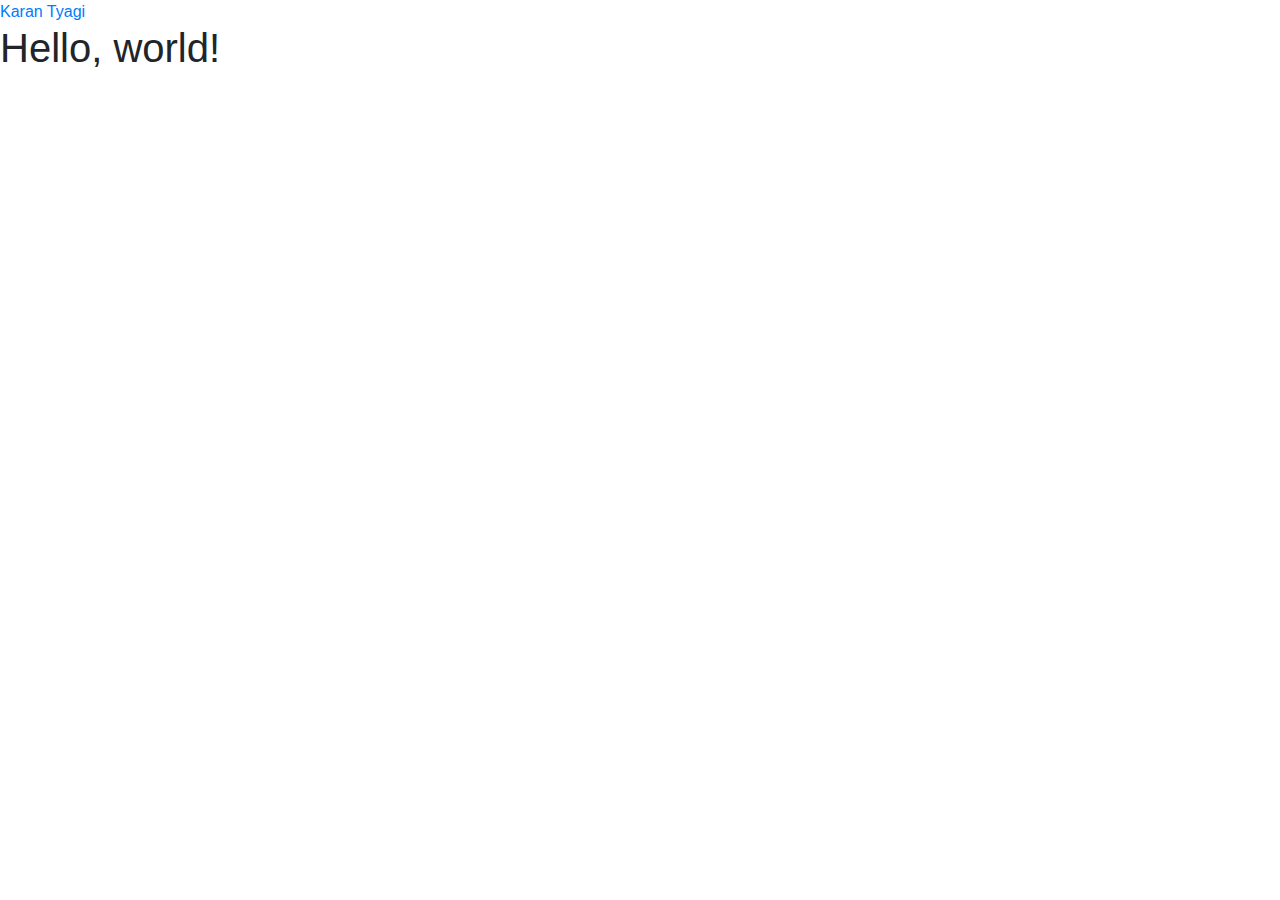
<file: test-options/myShuffleGrid/index.html>
<!DOCTYPE html>
<html lang="en">
<head>
	    <!-- Required meta tags -->
    <meta charset="utf-8">
    <meta name="viewport" content="width=device-width, initial-scale=1, shrink-to-fit=no">

    <!-- Bootstrap CSS -->
    <link rel="stylesheet" href="https://maxcdn.bootstrapcdn.com/bootstrap/4.0.0/css/bootstrap.min.css" integrity="sha384-Gn5384xqQ1aoWXA+058RXPxPg6fy4IWvTNh0E263XmFcJlSAwiGgFAW/dAiS6JXm" crossorigin="anonymous">

    <title>Project Protfolio</title>
</head>
<body>
	<header>
		<nav class="pageTitle">
			<a href="https://karantyagi.github.io/" target="_blank">Karan Tyagi</a>
		</nav>
	</header>


	<h1>Hello, world!</h1>

    <!-- Optional JavaScript -->
    <!-- jQuery first, then Popper.js, then Bootstrap JS -->
    <script src="https://code.jquery.com/jquery-3.2.1.slim.min.js" integrity="sha384-KJ3o2DKtIkvYIK3UENzmM7KCkRr/rE9/Qpg6aAZGJwFDMVNA/GpGFF93hXpG5KkN" crossorigin="anonymous"></script>
    <script src="https://cdnjs.cloudflare.com/ajax/libs/popper.js/1.12.9/umd/popper.min.js" integrity="sha384-ApNbgh9B+Y1QKtv3Rn7W3mgPxhU9K/ScQsAP7hUibX39j7fakFPskvXusvfa0b4Q" crossorigin="anonymous"></script>
    <script src="https://maxcdn.bootstrapcdn.com/bootstrap/4.0.0/js/bootstrap.min.js" integrity="sha384-JZR6Spejh4U02d8jOt6vLEHfe/JQGiRRSQQxSfFWpi1MquVdAyjUar5+76PVCmYl" crossorigin="anonymous"></script>
</body>
</html>
</file>
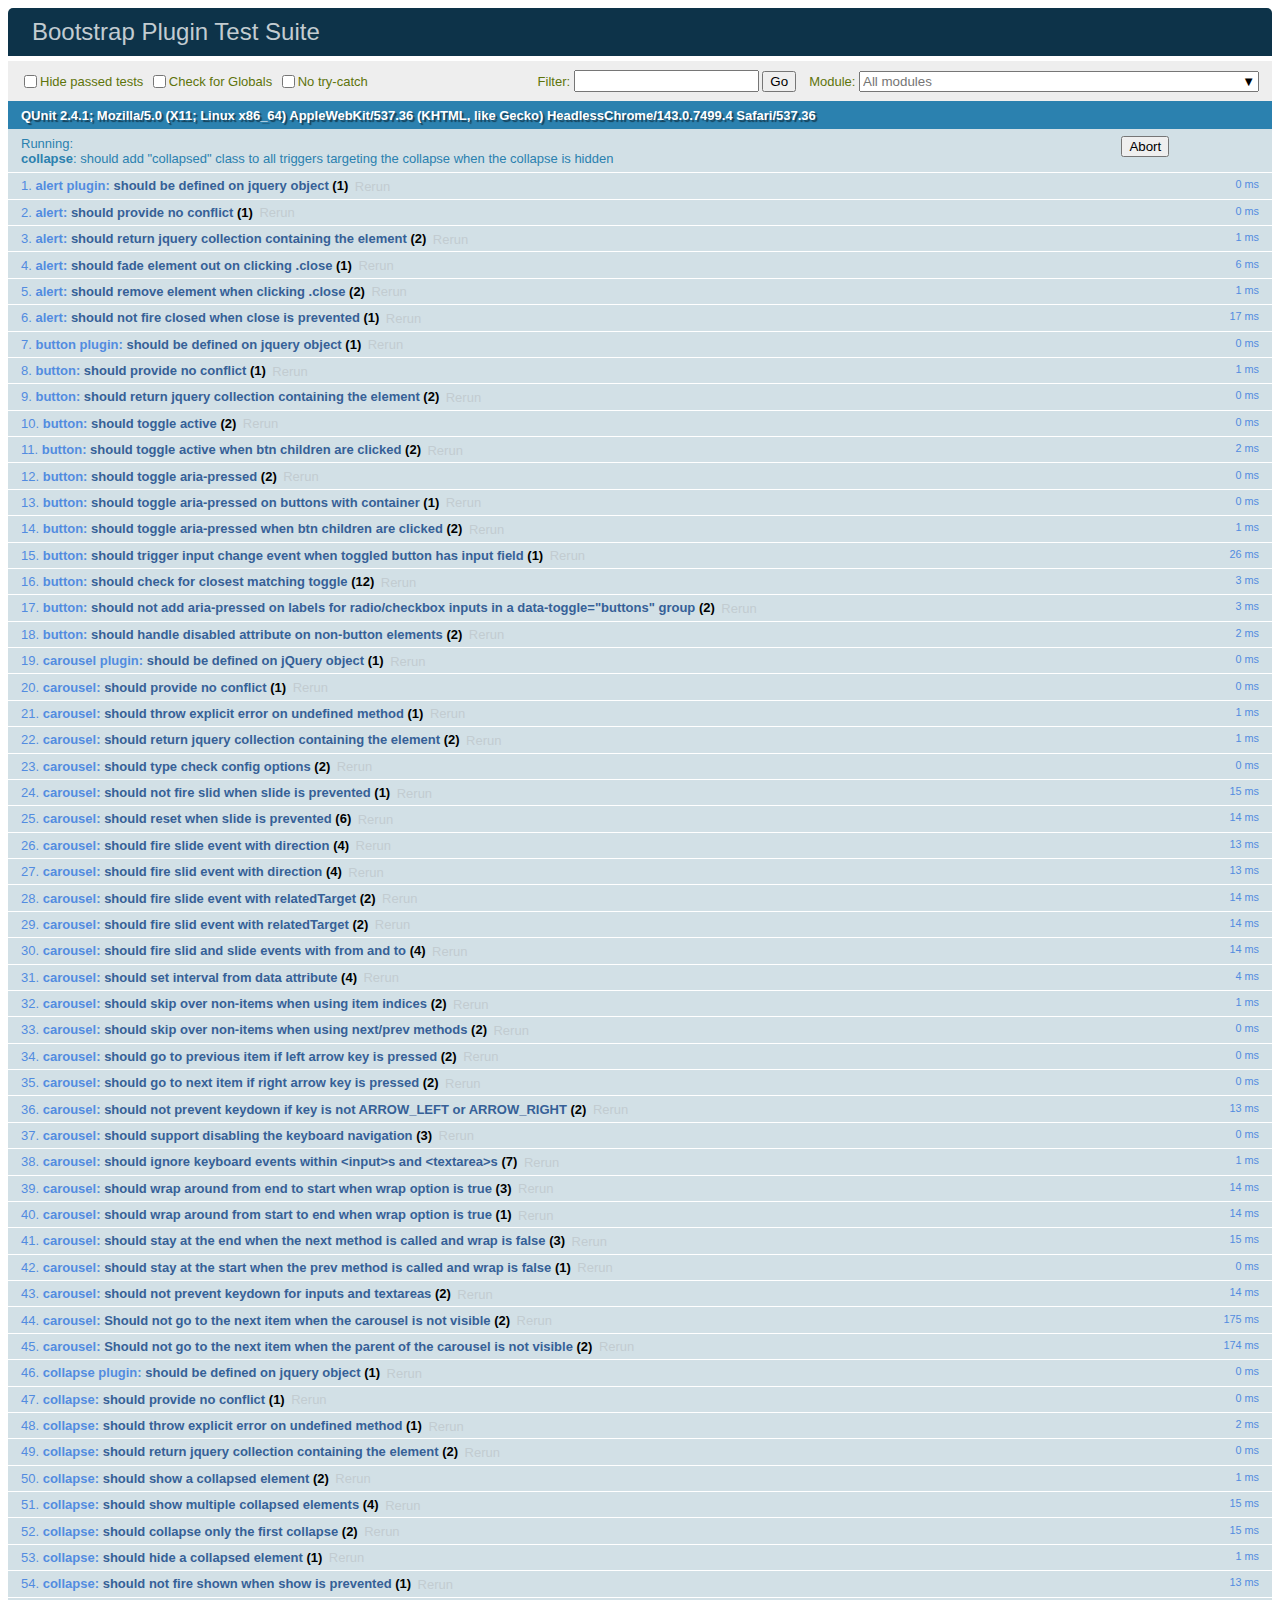
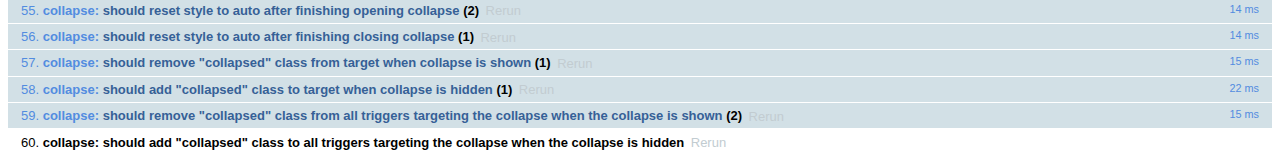
<file: test-options/bootstrap-examples/bootstrap-4.0.0/js/tests/index.html>
<!doctype html>
<html lang="en">
  <head>
    <meta charset="utf-8">
    <meta name="viewport" content="width=device-width, initial-scale=1, shrink-to-fit=no">
    <title>Bootstrap Plugin Test Suite</title>

    <!-- jQuery -->
    <script>
      (function () {
        var path = '../../assets/js/vendor/jquery-slim.min.js'
        // get jquery param from the query string.
        var jQueryVersion = location.search.match(/[?&]jquery=(.*?)(?=&|$)/)

        // If a version was specified, use that version from our vendor folder
        if (jQueryVersion) {
          path = 'vendor/jquery-' + jQueryVersion[1] + '.min.js'
        }
        document.write('<script src="' + path + '"><\/script>')
      }())
    </script>
    <script src="../../assets/js/vendor/popper.min.js"></script>

    <!-- QUnit -->
    <link rel="stylesheet" href="vendor/qunit.css" media="screen">
    <script src="vendor/qunit.js"></script>

    <script>
      // Disable jQuery event aliases to ensure we don't accidentally use any of them
      [
        'blur',
        'focus',
        'focusin',
        'focusout',
        'resize',
        'scroll',
        'click',
        'dblclick',
        'mousedown',
        'mouseup',
        'mousemove',
        'mouseover',
        'mouseout',
        'mouseenter',
        'mouseleave',
        'change',
        'select',
        'submit',
        'keydown',
        'keypress',
        'keyup',
        'contextmenu'
      ].forEach(function(eventAlias) {
        $.fn[eventAlias] = function() {
          throw new Error('Using the ".' + eventAlias + '()" method is not allowed, so that Bootstrap can be compatible with custom jQuery builds which exclude the "event aliases" module that defines said method. See https://github.com/twbs/bootstrap/blob/master/CONTRIBUTING.md#js')
        }
      })

      // Require assert.expect in each test
      QUnit.config.requireExpects = true

      // See https://github.com/axemclion/grunt-saucelabs#test-result-details-with-qunit
      var log = []
      var testName

      QUnit.done(function(testResults) {
        var tests = []
        for (var i = 0; i < log.length; i++) {
          var details = log[i]
          tests.push({
            name: details.name,
            result: details.result,
            expected: details.expected,
            actual: details.actual,
            source: details.source
          })
        }
        testResults.tests = tests

        window.global_test_results = testResults
      })

      QUnit.testStart(function(testDetails) {
        QUnit.log(function(details) {
          if (!details.result) {
            details.name = testDetails.name
            log.push(details)
          }
        })
      })

      // Display fixture on-screen on iOS to avoid false positives
      // See https://github.com/twbs/bootstrap/pull/15955
      if (/iPhone|iPad|iPod/.test(navigator.userAgent)) {
        QUnit.begin(function() {
          $('#qunit-fixture').css({ top: 0, left: 0 })
        })

        QUnit.done(function() {
          $('#qunit-fixture').css({ top: '', left: '' })
        })
      }
    </script>

    <!-- Transpiled Plugins -->
    <script src="../dist/util.js"></script>
    <script src="../dist/alert.js"></script>
    <script src="../dist/button.js"></script>
    <script src="../dist/carousel.js"></script>
    <script src="../dist/collapse.js"></script>
    <script src="../dist/dropdown.js"></script>
    <script src="../dist/modal.js"></script>
    <script src="../dist/scrollspy.js"></script>
    <script src="../dist/tab.js"></script>
    <script src="../dist/tooltip.js"></script>
    <script src="../dist/popover.js"></script>

    <!-- Unit Tests -->
    <script src="unit/alert.js"></script>
    <script src="unit/button.js"></script>
    <script src="unit/carousel.js"></script>
    <script src="unit/collapse.js"></script>
    <script src="unit/dropdown.js"></script>
    <script src="unit/modal.js"></script>
    <script src="unit/scrollspy.js"></script>
    <script src="unit/tab.js"></script>
    <script src="unit/tooltip.js"></script>
    <script src="unit/popover.js"></script>
    <script src="unit/util.js"></script>
  </head>
  <body>
    <div id="qunit-container">
      <div id="qunit"></div>
      <div id="qunit-fixture"></div>
    </div>
  </body>
</html>
</file>
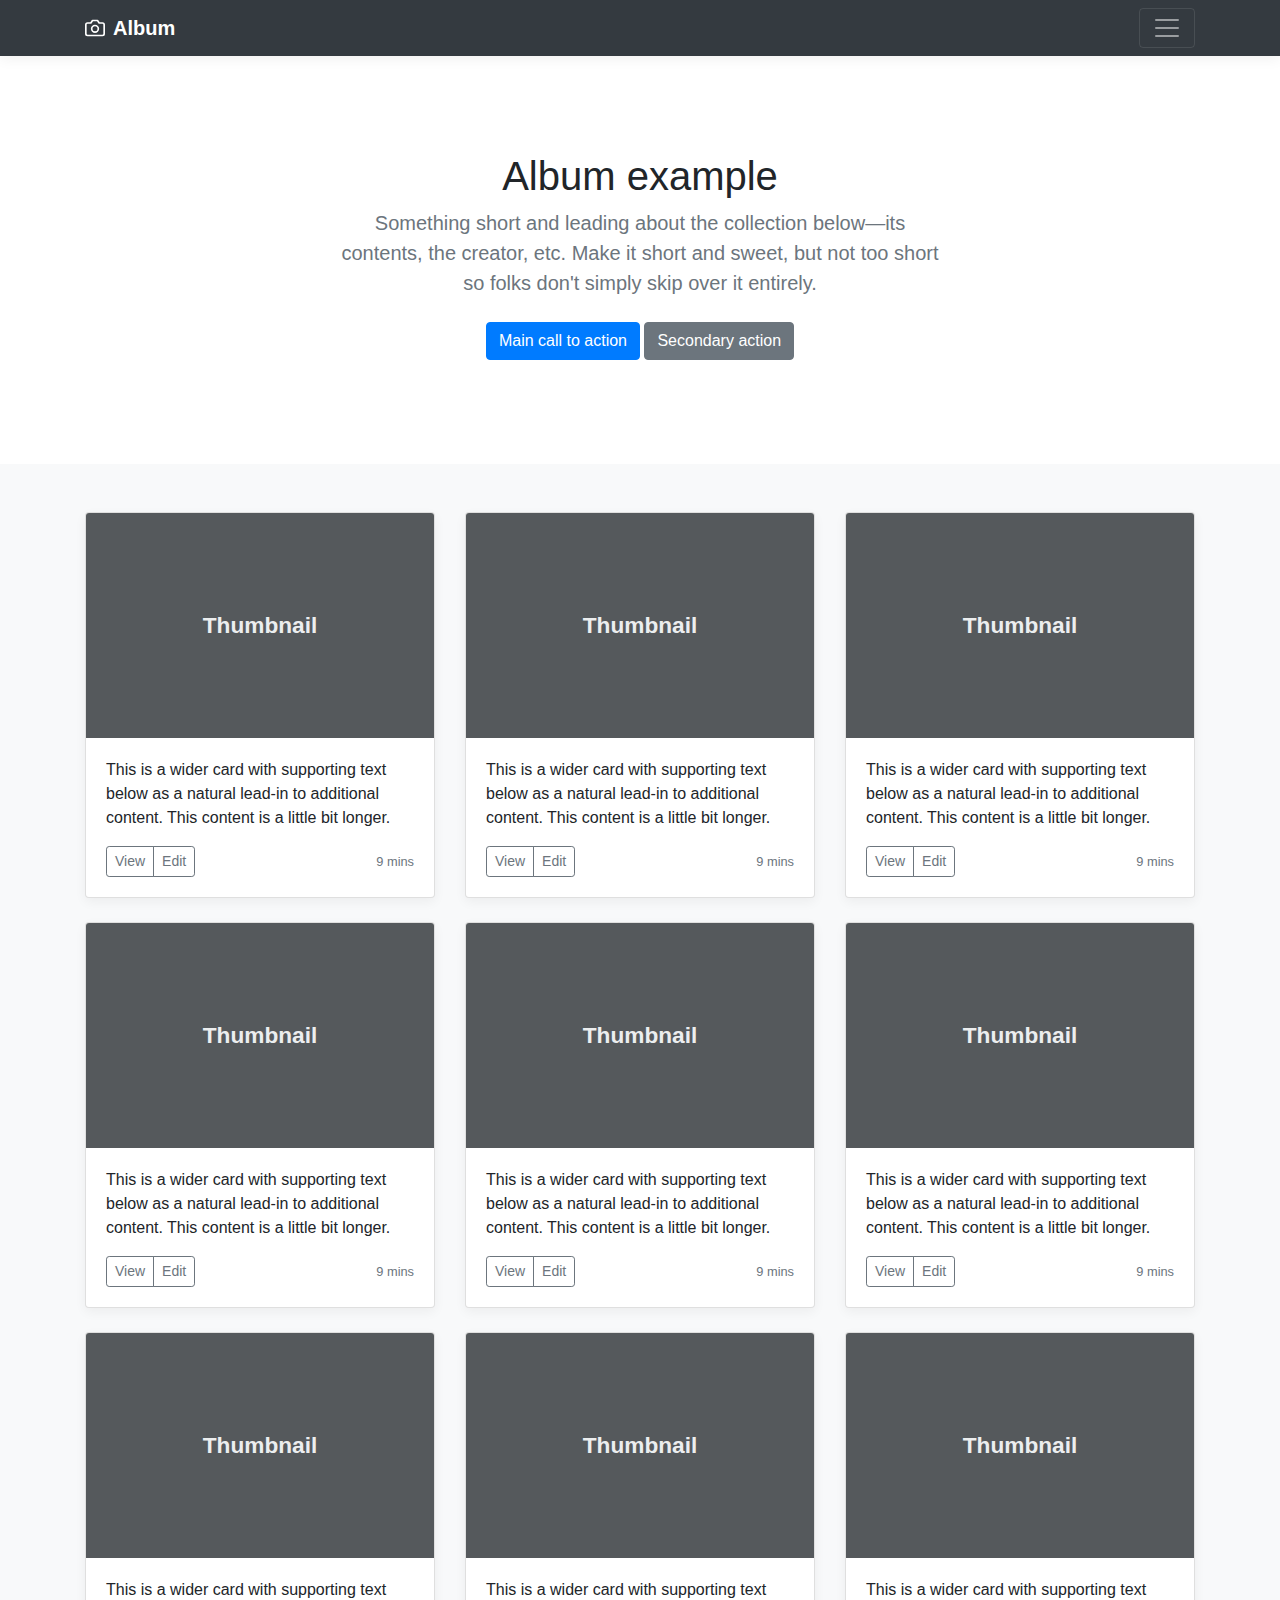
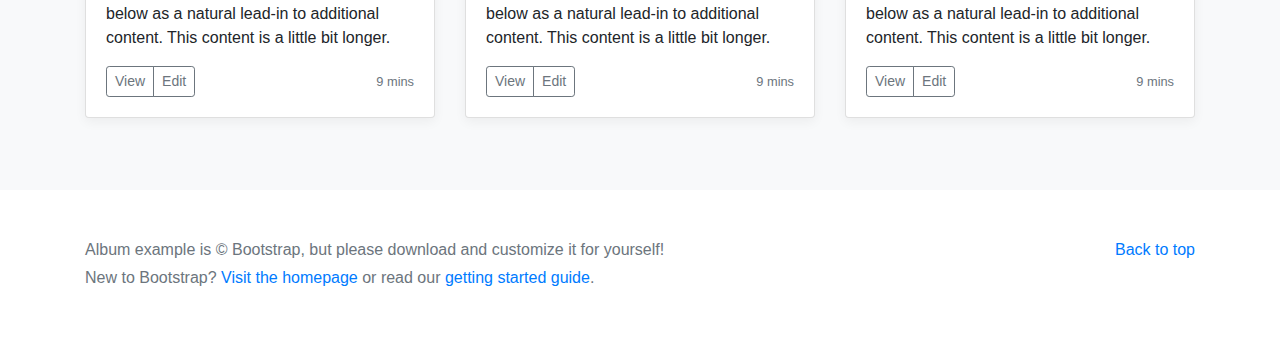
<file: test-options/bootstrap-examples/bootstrap-4.0.0/docs/4.0/examples/album/index.html>
<!doctype html>
<html lang="en">
  <head>
    <meta charset="utf-8">
    <meta name="viewport" content="width=device-width, initial-scale=1, shrink-to-fit=no">
    <meta name="description" content="">
    <meta name="author" content="">
    <link rel="icon" href="../../../../favicon.ico">

    <title>Album example for Bootstrap</title>

    <!-- Bootstrap core CSS -->
    <link href="../../../../dist/css/bootstrap.min.css" rel="stylesheet">

    <!-- Custom styles for this template -->
    <link href="album.css" rel="stylesheet">
  </head>

  <body>

    <header>
      <div class="collapse bg-dark" id="navbarHeader">
        <div class="container">
          <div class="row">
            <div class="col-sm-8 col-md-7 py-4">
              <h4 class="text-white">About</h4>
              <p class="text-muted">Add some information about the album below, the author, or any other background context. Make it a few sentences long so folks can pick up some informative tidbits. Then, link them off to some social networking sites or contact information.</p>
            </div>
            <div class="col-sm-4 offset-md-1 py-4">
              <h4 class="text-white">Contact</h4>
              <ul class="list-unstyled">
                <li><a href="#" class="text-white">Follow on Twitter</a></li>
                <li><a href="#" class="text-white">Like on Facebook</a></li>
                <li><a href="#" class="text-white">Email me</a></li>
              </ul>
            </div>
          </div>
        </div>
      </div>
      <div class="navbar navbar-dark bg-dark box-shadow">
        <div class="container d-flex justify-content-between">
          <a href="#" class="navbar-brand d-flex align-items-center">
            <svg xmlns="http://www.w3.org/2000/svg" width="20" height="20" viewBox="0 0 24 24" fill="none" stroke="currentColor" stroke-width="2" stroke-linecap="round" stroke-linejoin="round" class="mr-2"><path d="M23 19a2 2 0 0 1-2 2H3a2 2 0 0 1-2-2V8a2 2 0 0 1 2-2h4l2-3h6l2 3h4a2 2 0 0 1 2 2z"></path><circle cx="12" cy="13" r="4"></circle></svg>
            <strong>Album</strong>
          </a>
          <button class="navbar-toggler" type="button" data-toggle="collapse" data-target="#navbarHeader" aria-controls="navbarHeader" aria-expanded="false" aria-label="Toggle navigation">
            <span class="navbar-toggler-icon"></span>
          </button>
        </div>
      </div>
    </header>

    <main role="main">

      <section class="jumbotron text-center">
        <div class="container">
          <h1 class="jumbotron-heading">Album example</h1>
          <p class="lead text-muted">Something short and leading about the collection below—its contents, the creator, etc. Make it short and sweet, but not too short so folks don't simply skip over it entirely.</p>
          <p>
            <a href="#" class="btn btn-primary my-2">Main call to action</a>
            <a href="#" class="btn btn-secondary my-2">Secondary action</a>
          </p>
        </div>
      </section>

      <div class="album py-5 bg-light">
        <div class="container">

          <div class="row">
            <div class="col-md-4">
              <div class="card mb-4 box-shadow">
                <img class="card-img-top" data-src="holder.js/100px225?theme=thumb&bg=55595c&fg=eceeef&text=Thumbnail" alt="Card image cap">
                <div class="card-body">
                  <p class="card-text">This is a wider card with supporting text below as a natural lead-in to additional content. This content is a little bit longer.</p>
                  <div class="d-flex justify-content-between align-items-center">
                    <div class="btn-group">
                      <button type="button" class="btn btn-sm btn-outline-secondary">View</button>
                      <button type="button" class="btn btn-sm btn-outline-secondary">Edit</button>
                    </div>
                    <small class="text-muted">9 mins</small>
                  </div>
                </div>
              </div>
            </div>
            <div class="col-md-4">
              <div class="card mb-4 box-shadow">
                <img class="card-img-top" data-src="holder.js/100px225?theme=thumb&bg=55595c&fg=eceeef&text=Thumbnail" alt="Card image cap">
                <div class="card-body">
                  <p class="card-text">This is a wider card with supporting text below as a natural lead-in to additional content. This content is a little bit longer.</p>
                  <div class="d-flex justify-content-between align-items-center">
                    <div class="btn-group">
                      <button type="button" class="btn btn-sm btn-outline-secondary">View</button>
                      <button type="button" class="btn btn-sm btn-outline-secondary">Edit</button>
                    </div>
                    <small class="text-muted">9 mins</small>
                  </div>
                </div>
              </div>
            </div>
            <div class="col-md-4">
              <div class="card mb-4 box-shadow">
                <img class="card-img-top" data-src="holder.js/100px225?theme=thumb&bg=55595c&fg=eceeef&text=Thumbnail" alt="Card image cap">
                <div class="card-body">
                  <p class="card-text">This is a wider card with supporting text below as a natural lead-in to additional content. This content is a little bit longer.</p>
                  <div class="d-flex justify-content-between align-items-center">
                    <div class="btn-group">
                      <button type="button" class="btn btn-sm btn-outline-secondary">View</button>
                      <button type="button" class="btn btn-sm btn-outline-secondary">Edit</button>
                    </div>
                    <small class="text-muted">9 mins</small>
                  </div>
                </div>
              </div>
            </div>

            <div class="col-md-4">
              <div class="card mb-4 box-shadow">
                <img class="card-img-top" data-src="holder.js/100px225?theme=thumb&bg=55595c&fg=eceeef&text=Thumbnail" alt="Card image cap">
                <div class="card-body">
                  <p class="card-text">This is a wider card with supporting text below as a natural lead-in to additional content. This content is a little bit longer.</p>
                  <div class="d-flex justify-content-between align-items-center">
                    <div class="btn-group">
                      <button type="button" class="btn btn-sm btn-outline-secondary">View</button>
                      <button type="button" class="btn btn-sm btn-outline-secondary">Edit</button>
                    </div>
                    <small class="text-muted">9 mins</small>
                  </div>
                </div>
              </div>
            </div>
            <div class="col-md-4">
              <div class="card mb-4 box-shadow">
                <img class="card-img-top" data-src="holder.js/100px225?theme=thumb&bg=55595c&fg=eceeef&text=Thumbnail" alt="Card image cap">
                <div class="card-body">
                  <p class="card-text">This is a wider card with supporting text below as a natural lead-in to additional content. This content is a little bit longer.</p>
                  <div class="d-flex justify-content-between align-items-center">
                    <div class="btn-group">
                      <button type="button" class="btn btn-sm btn-outline-secondary">View</button>
                      <button type="button" class="btn btn-sm btn-outline-secondary">Edit</button>
                    </div>
                    <small class="text-muted">9 mins</small>
                  </div>
                </div>
              </div>
            </div>
            <div class="col-md-4">
              <div class="card mb-4 box-shadow">
                <img class="card-img-top" data-src="holder.js/100px225?theme=thumb&bg=55595c&fg=eceeef&text=Thumbnail" alt="Card image cap">
                <div class="card-body">
                  <p class="card-text">This is a wider card with supporting text below as a natural lead-in to additional content. This content is a little bit longer.</p>
                  <div class="d-flex justify-content-between align-items-center">
                    <div class="btn-group">
                      <button type="button" class="btn btn-sm btn-outline-secondary">View</button>
                      <button type="button" class="btn btn-sm btn-outline-secondary">Edit</button>
                    </div>
                    <small class="text-muted">9 mins</small>
                  </div>
                </div>
              </div>
            </div>

            <div class="col-md-4">
              <div class="card mb-4 box-shadow">
                <img class="card-img-top" data-src="holder.js/100px225?theme=thumb&bg=55595c&fg=eceeef&text=Thumbnail" alt="Card image cap">
                <div class="card-body">
                  <p class="card-text">This is a wider card with supporting text below as a natural lead-in to additional content. This content is a little bit longer.</p>
                  <div class="d-flex justify-content-between align-items-center">
                    <div class="btn-group">
                      <button type="button" class="btn btn-sm btn-outline-secondary">View</button>
                      <button type="button" class="btn btn-sm btn-outline-secondary">Edit</button>
                    </div>
                    <small class="text-muted">9 mins</small>
                  </div>
                </div>
              </div>
            </div>
            <div class="col-md-4">
              <div class="card mb-4 box-shadow">
                <img class="card-img-top" data-src="holder.js/100px225?theme=thumb&bg=55595c&fg=eceeef&text=Thumbnail" alt="Card image cap">
                <div class="card-body">
                  <p class="card-text">This is a wider card with supporting text below as a natural lead-in to additional content. This content is a little bit longer.</p>
                  <div class="d-flex justify-content-between align-items-center">
                    <div class="btn-group">
                      <button type="button" class="btn btn-sm btn-outline-secondary">View</button>
                      <button type="button" class="btn btn-sm btn-outline-secondary">Edit</button>
                    </div>
                    <small class="text-muted">9 mins</small>
                  </div>
                </div>
              </div>
            </div>
            <div class="col-md-4">
              <div class="card mb-4 box-shadow">
                <img class="card-img-top" data-src="holder.js/100px225?theme=thumb&bg=55595c&fg=eceeef&text=Thumbnail" alt="Card image cap">
                <div class="card-body">
                  <p class="card-text">This is a wider card with supporting text below as a natural lead-in to additional content. This content is a little bit longer.</p>
                  <div class="d-flex justify-content-between align-items-center">
                    <div class="btn-group">
                      <button type="button" class="btn btn-sm btn-outline-secondary">View</button>
                      <button type="button" class="btn btn-sm btn-outline-secondary">Edit</button>
                    </div>
                    <small class="text-muted">9 mins</small>
                  </div>
                </div>
              </div>
            </div>
          </div>
        </div>
      </div>

    </main>

    <footer class="text-muted">
      <div class="container">
        <p class="float-right">
          <a href="#">Back to top</a>
        </p>
        <p>Album example is &copy; Bootstrap, but please download and customize it for yourself!</p>
        <p>New to Bootstrap? <a href="../../">Visit the homepage</a> or read our <a href="../../getting-started/">getting started guide</a>.</p>
      </div>
    </footer>

    <!-- Bootstrap core JavaScript
    ================================================== -->
    <!-- Placed at the end of the document so the pages load faster -->
    <script src="https://code.jquery.com/jquery-3.2.1.slim.min.js" integrity="sha384-KJ3o2DKtIkvYIK3UENzmM7KCkRr/rE9/Qpg6aAZGJwFDMVNA/GpGFF93hXpG5KkN" crossorigin="anonymous"></script>
    <script>window.jQuery || document.write('<script src="../../../../assets/js/vendor/jquery-slim.min.js"><\/script>')</script>
    <script src="../../../../assets/js/vendor/popper.min.js"></script>
    <script src="../../../../dist/js/bootstrap.min.js"></script>
    <script src="../../../../assets/js/vendor/holder.min.js"></script>
  </body>
</html>
</file>
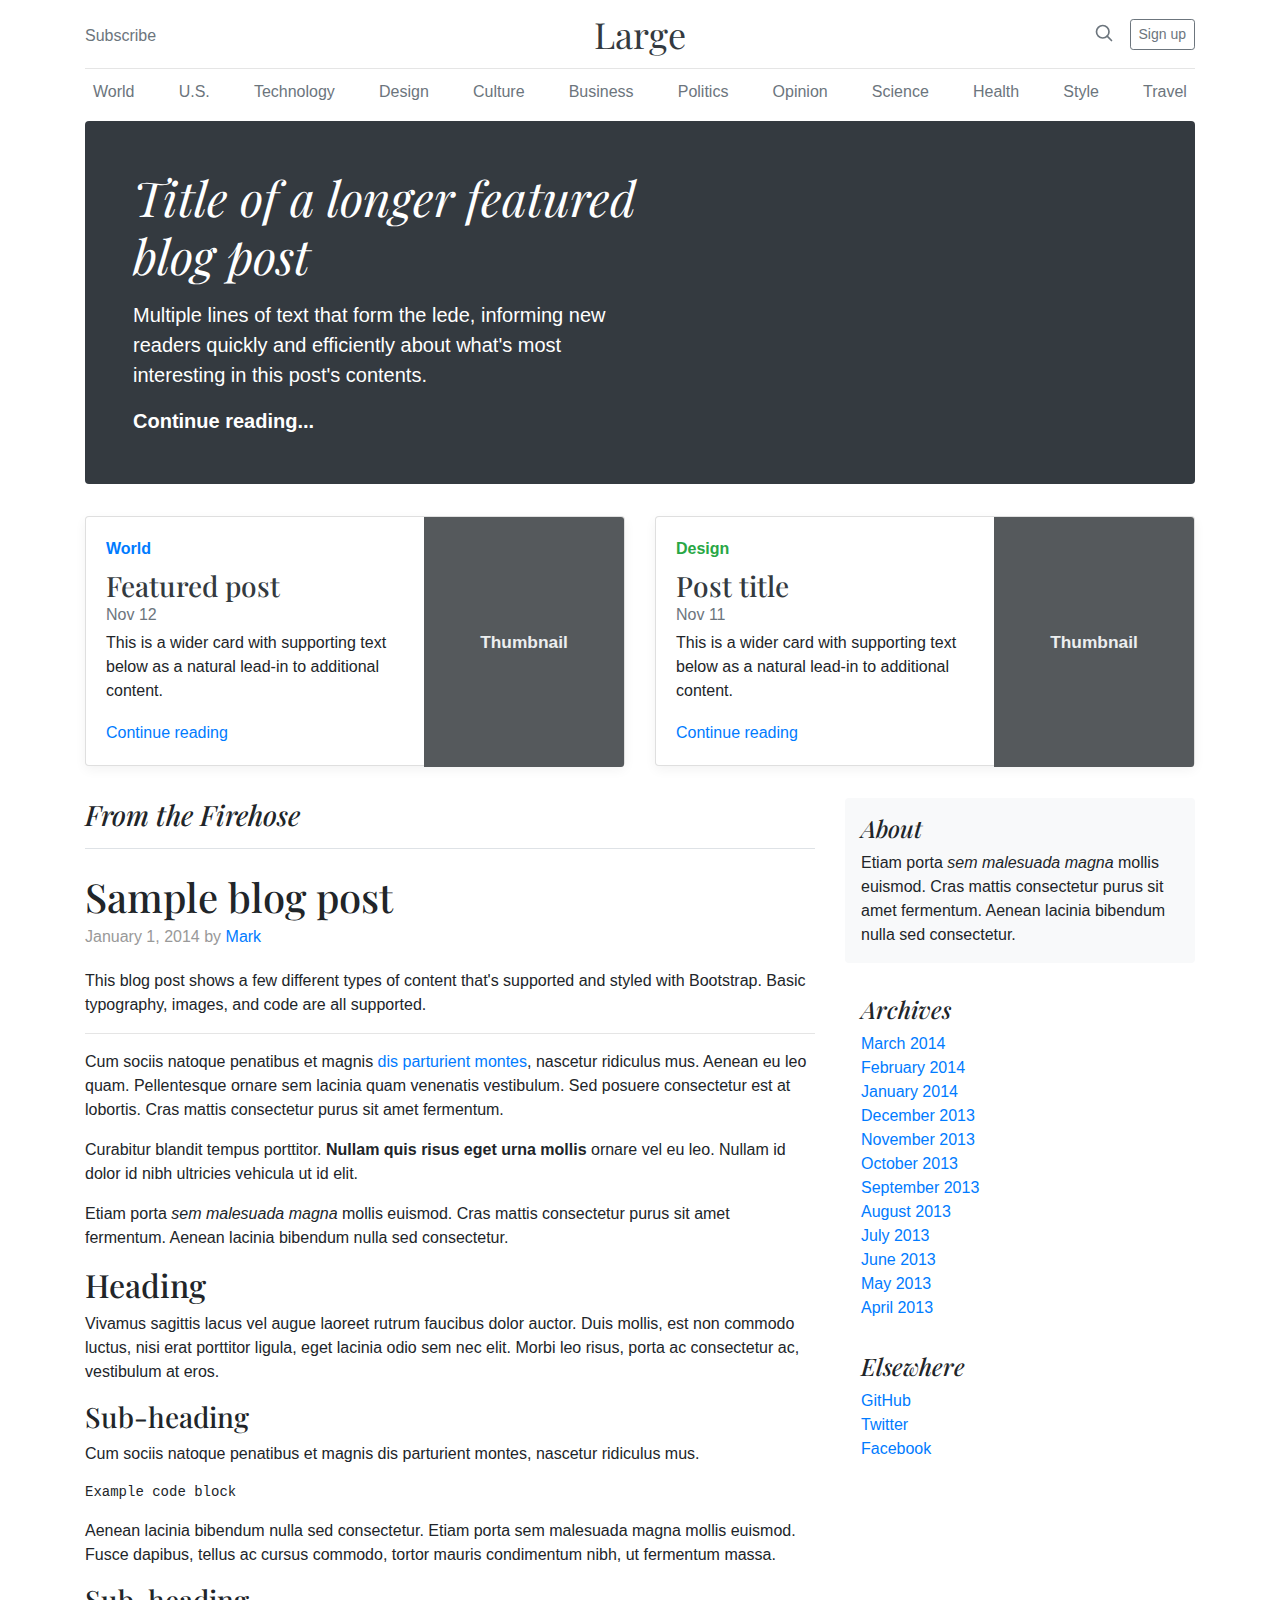
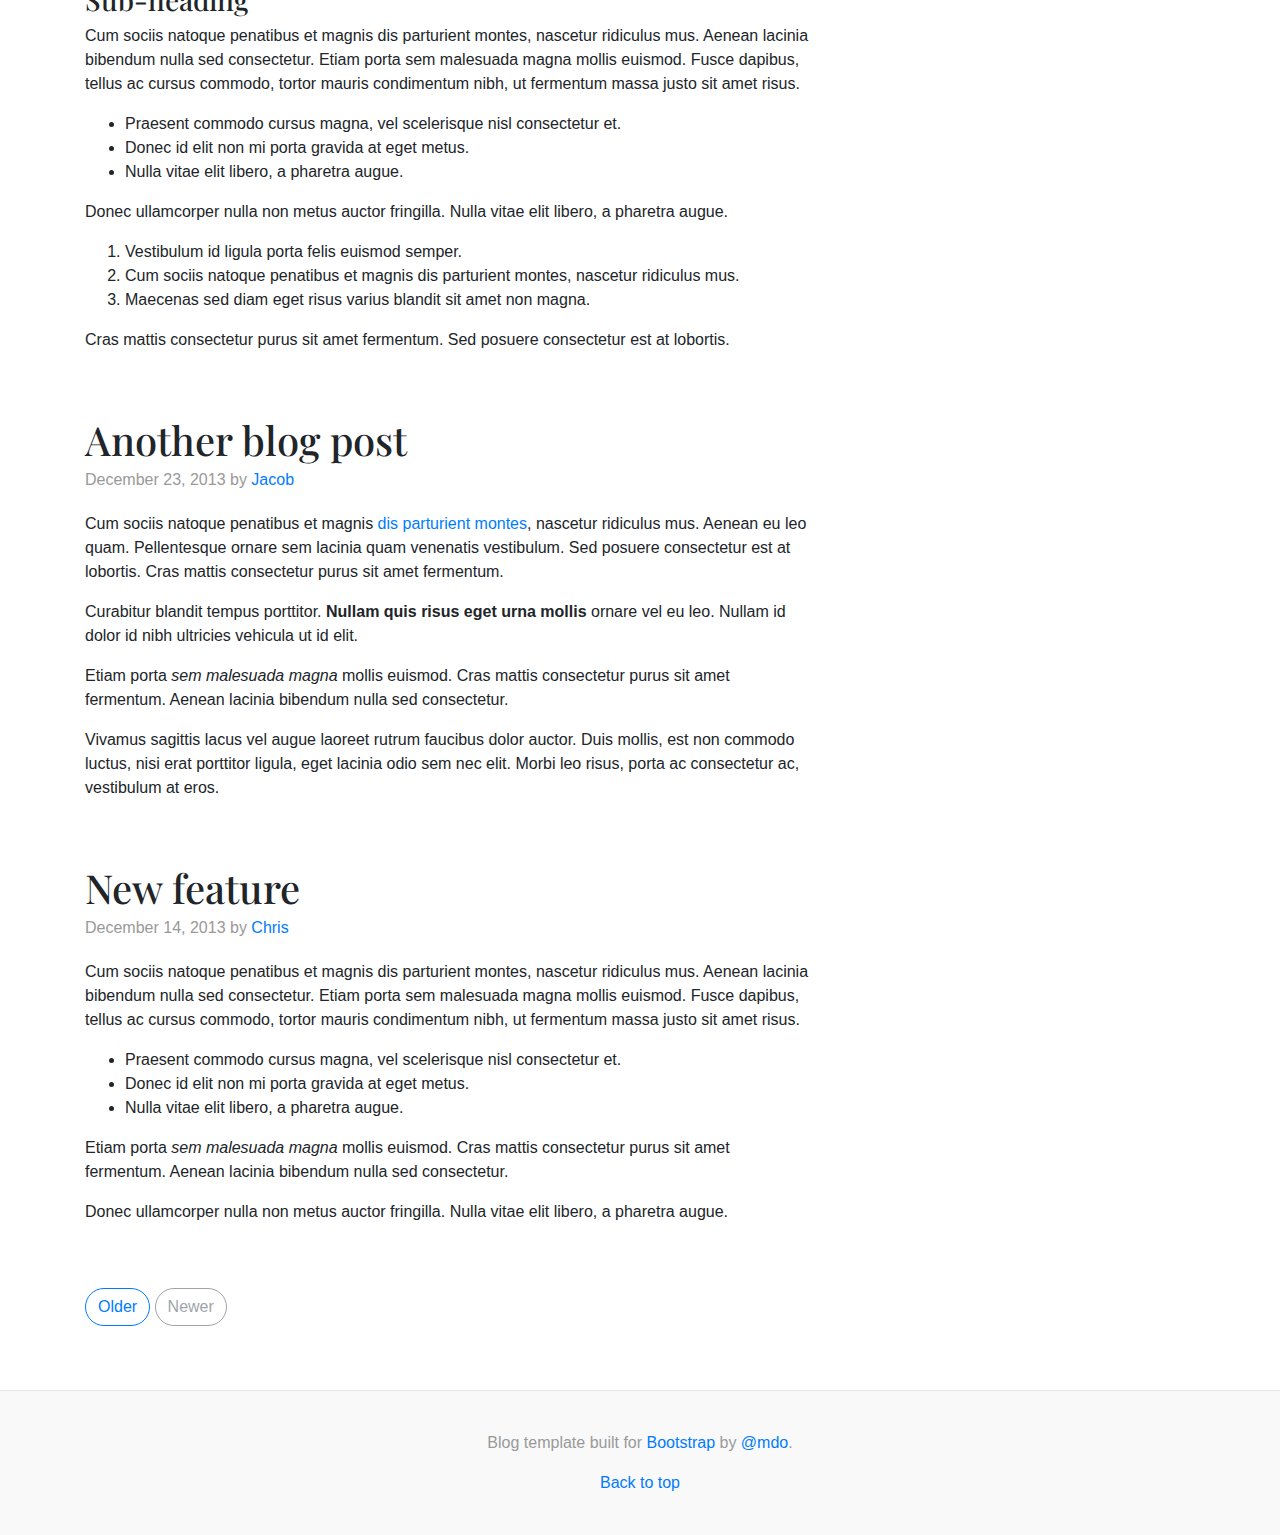
<file: test-options/bootstrap-examples/bootstrap-4.0.0/docs/4.0/examples/blog/index.html>
<!doctype html>
<html lang="en">
  <head>
    <meta charset="utf-8">
    <meta name="viewport" content="width=device-width, initial-scale=1, shrink-to-fit=no">
    <meta name="description" content="">
    <meta name="author" content="">
    <link rel="icon" href="../../../../favicon.ico">

    <title>Blog Template for Bootstrap</title>

    <!-- Bootstrap core CSS -->
    <link href="../../../../dist/css/bootstrap.min.css" rel="stylesheet">

    <!-- Custom styles for this template -->
    <link href="https://fonts.googleapis.com/css?family=Playfair+Display:700,900" rel="stylesheet">
    <link href="blog.css" rel="stylesheet">
  </head>

  <body>

    <div class="container">
      <header class="blog-header py-3">
        <div class="row flex-nowrap justify-content-between align-items-center">
          <div class="col-4 pt-1">
            <a class="text-muted" href="#">Subscribe</a>
          </div>
          <div class="col-4 text-center">
            <a class="blog-header-logo text-dark" href="#">Large</a>
          </div>
          <div class="col-4 d-flex justify-content-end align-items-center">
            <a class="text-muted" href="#">
              <svg xmlns="http://www.w3.org/2000/svg" width="20" height="20" viewBox="0 0 24 24" fill="none" stroke="currentColor" stroke-width="2" stroke-linecap="round" stroke-linejoin="round" class="mx-3"><circle cx="10.5" cy="10.5" r="7.5"></circle><line x1="21" y1="21" x2="15.8" y2="15.8"></line></svg>
            </a>
            <a class="btn btn-sm btn-outline-secondary" href="#">Sign up</a>
          </div>
        </div>
      </header>

      <div class="nav-scroller py-1 mb-2">
        <nav class="nav d-flex justify-content-between">
          <a class="p-2 text-muted" href="#">World</a>
          <a class="p-2 text-muted" href="#">U.S.</a>
          <a class="p-2 text-muted" href="#">Technology</a>
          <a class="p-2 text-muted" href="#">Design</a>
          <a class="p-2 text-muted" href="#">Culture</a>
          <a class="p-2 text-muted" href="#">Business</a>
          <a class="p-2 text-muted" href="#">Politics</a>
          <a class="p-2 text-muted" href="#">Opinion</a>
          <a class="p-2 text-muted" href="#">Science</a>
          <a class="p-2 text-muted" href="#">Health</a>
          <a class="p-2 text-muted" href="#">Style</a>
          <a class="p-2 text-muted" href="#">Travel</a>
        </nav>
      </div>

      <div class="jumbotron p-3 p-md-5 text-white rounded bg-dark">
        <div class="col-md-6 px-0">
          <h1 class="display-4 font-italic">Title of a longer featured blog post</h1>
          <p class="lead my-3">Multiple lines of text that form the lede, informing new readers quickly and efficiently about what's most interesting in this post's contents.</p>
          <p class="lead mb-0"><a href="#" class="text-white font-weight-bold">Continue reading...</a></p>
        </div>
      </div>

      <div class="row mb-2">
        <div class="col-md-6">
          <div class="card flex-md-row mb-4 box-shadow h-md-250">
            <div class="card-body d-flex flex-column align-items-start">
              <strong class="d-inline-block mb-2 text-primary">World</strong>
              <h3 class="mb-0">
                <a class="text-dark" href="#">Featured post</a>
              </h3>
              <div class="mb-1 text-muted">Nov 12</div>
              <p class="card-text mb-auto">This is a wider card with supporting text below as a natural lead-in to additional content.</p>
              <a href="#">Continue reading</a>
            </div>
            <img class="card-img-right flex-auto d-none d-md-block" data-src="holder.js/200x250?theme=thumb" alt="Card image cap">
          </div>
        </div>
        <div class="col-md-6">
          <div class="card flex-md-row mb-4 box-shadow h-md-250">
            <div class="card-body d-flex flex-column align-items-start">
              <strong class="d-inline-block mb-2 text-success">Design</strong>
              <h3 class="mb-0">
                <a class="text-dark" href="#">Post title</a>
              </h3>
              <div class="mb-1 text-muted">Nov 11</div>
              <p class="card-text mb-auto">This is a wider card with supporting text below as a natural lead-in to additional content.</p>
              <a href="#">Continue reading</a>
            </div>
            <img class="card-img-right flex-auto d-none d-md-block" data-src="holder.js/200x250?theme=thumb" alt="Card image cap">
          </div>
        </div>
      </div>
    </div>

    <main role="main" class="container">
      <div class="row">
        <div class="col-md-8 blog-main">
          <h3 class="pb-3 mb-4 font-italic border-bottom">
            From the Firehose
          </h3>

          <div class="blog-post">
            <h2 class="blog-post-title">Sample blog post</h2>
            <p class="blog-post-meta">January 1, 2014 by <a href="#">Mark</a></p>

            <p>This blog post shows a few different types of content that's supported and styled with Bootstrap. Basic typography, images, and code are all supported.</p>
            <hr>
            <p>Cum sociis natoque penatibus et magnis <a href="#">dis parturient montes</a>, nascetur ridiculus mus. Aenean eu leo quam. Pellentesque ornare sem lacinia quam venenatis vestibulum. Sed posuere consectetur est at lobortis. Cras mattis consectetur purus sit amet fermentum.</p>
            <blockquote>
              <p>Curabitur blandit tempus porttitor. <strong>Nullam quis risus eget urna mollis</strong> ornare vel eu leo. Nullam id dolor id nibh ultricies vehicula ut id elit.</p>
            </blockquote>
            <p>Etiam porta <em>sem malesuada magna</em> mollis euismod. Cras mattis consectetur purus sit amet fermentum. Aenean lacinia bibendum nulla sed consectetur.</p>
            <h2>Heading</h2>
            <p>Vivamus sagittis lacus vel augue laoreet rutrum faucibus dolor auctor. Duis mollis, est non commodo luctus, nisi erat porttitor ligula, eget lacinia odio sem nec elit. Morbi leo risus, porta ac consectetur ac, vestibulum at eros.</p>
            <h3>Sub-heading</h3>
            <p>Cum sociis natoque penatibus et magnis dis parturient montes, nascetur ridiculus mus.</p>
            <pre><code>Example code block</code></pre>
            <p>Aenean lacinia bibendum nulla sed consectetur. Etiam porta sem malesuada magna mollis euismod. Fusce dapibus, tellus ac cursus commodo, tortor mauris condimentum nibh, ut fermentum massa.</p>
            <h3>Sub-heading</h3>
            <p>Cum sociis natoque penatibus et magnis dis parturient montes, nascetur ridiculus mus. Aenean lacinia bibendum nulla sed consectetur. Etiam porta sem malesuada magna mollis euismod. Fusce dapibus, tellus ac cursus commodo, tortor mauris condimentum nibh, ut fermentum massa justo sit amet risus.</p>
            <ul>
              <li>Praesent commodo cursus magna, vel scelerisque nisl consectetur et.</li>
              <li>Donec id elit non mi porta gravida at eget metus.</li>
              <li>Nulla vitae elit libero, a pharetra augue.</li>
            </ul>
            <p>Donec ullamcorper nulla non metus auctor fringilla. Nulla vitae elit libero, a pharetra augue.</p>
            <ol>
              <li>Vestibulum id ligula porta felis euismod semper.</li>
              <li>Cum sociis natoque penatibus et magnis dis parturient montes, nascetur ridiculus mus.</li>
              <li>Maecenas sed diam eget risus varius blandit sit amet non magna.</li>
            </ol>
            <p>Cras mattis consectetur purus sit amet fermentum. Sed posuere consectetur est at lobortis.</p>
          </div><!-- /.blog-post -->

          <div class="blog-post">
            <h2 class="blog-post-title">Another blog post</h2>
            <p class="blog-post-meta">December 23, 2013 by <a href="#">Jacob</a></p>

            <p>Cum sociis natoque penatibus et magnis <a href="#">dis parturient montes</a>, nascetur ridiculus mus. Aenean eu leo quam. Pellentesque ornare sem lacinia quam venenatis vestibulum. Sed posuere consectetur est at lobortis. Cras mattis consectetur purus sit amet fermentum.</p>
            <blockquote>
              <p>Curabitur blandit tempus porttitor. <strong>Nullam quis risus eget urna mollis</strong> ornare vel eu leo. Nullam id dolor id nibh ultricies vehicula ut id elit.</p>
            </blockquote>
            <p>Etiam porta <em>sem malesuada magna</em> mollis euismod. Cras mattis consectetur purus sit amet fermentum. Aenean lacinia bibendum nulla sed consectetur.</p>
            <p>Vivamus sagittis lacus vel augue laoreet rutrum faucibus dolor auctor. Duis mollis, est non commodo luctus, nisi erat porttitor ligula, eget lacinia odio sem nec elit. Morbi leo risus, porta ac consectetur ac, vestibulum at eros.</p>
          </div><!-- /.blog-post -->

          <div class="blog-post">
            <h2 class="blog-post-title">New feature</h2>
            <p class="blog-post-meta">December 14, 2013 by <a href="#">Chris</a></p>

            <p>Cum sociis natoque penatibus et magnis dis parturient montes, nascetur ridiculus mus. Aenean lacinia bibendum nulla sed consectetur. Etiam porta sem malesuada magna mollis euismod. Fusce dapibus, tellus ac cursus commodo, tortor mauris condimentum nibh, ut fermentum massa justo sit amet risus.</p>
            <ul>
              <li>Praesent commodo cursus magna, vel scelerisque nisl consectetur et.</li>
              <li>Donec id elit non mi porta gravida at eget metus.</li>
              <li>Nulla vitae elit libero, a pharetra augue.</li>
            </ul>
            <p>Etiam porta <em>sem malesuada magna</em> mollis euismod. Cras mattis consectetur purus sit amet fermentum. Aenean lacinia bibendum nulla sed consectetur.</p>
            <p>Donec ullamcorper nulla non metus auctor fringilla. Nulla vitae elit libero, a pharetra augue.</p>
          </div><!-- /.blog-post -->

          <nav class="blog-pagination">
            <a class="btn btn-outline-primary" href="#">Older</a>
            <a class="btn btn-outline-secondary disabled" href="#">Newer</a>
          </nav>

        </div><!-- /.blog-main -->

        <aside class="col-md-4 blog-sidebar">
          <div class="p-3 mb-3 bg-light rounded">
            <h4 class="font-italic">About</h4>
            <p class="mb-0">Etiam porta <em>sem malesuada magna</em> mollis euismod. Cras mattis consectetur purus sit amet fermentum. Aenean lacinia bibendum nulla sed consectetur.</p>
          </div>

          <div class="p-3">
            <h4 class="font-italic">Archives</h4>
            <ol class="list-unstyled mb-0">
              <li><a href="#">March 2014</a></li>
              <li><a href="#">February 2014</a></li>
              <li><a href="#">January 2014</a></li>
              <li><a href="#">December 2013</a></li>
              <li><a href="#">November 2013</a></li>
              <li><a href="#">October 2013</a></li>
              <li><a href="#">September 2013</a></li>
              <li><a href="#">August 2013</a></li>
              <li><a href="#">July 2013</a></li>
              <li><a href="#">June 2013</a></li>
              <li><a href="#">May 2013</a></li>
              <li><a href="#">April 2013</a></li>
            </ol>
          </div>

          <div class="p-3">
            <h4 class="font-italic">Elsewhere</h4>
            <ol class="list-unstyled">
              <li><a href="#">GitHub</a></li>
              <li><a href="#">Twitter</a></li>
              <li><a href="#">Facebook</a></li>
            </ol>
          </div>
        </aside><!-- /.blog-sidebar -->

      </div><!-- /.row -->

    </main><!-- /.container -->

    <footer class="blog-footer">
      <p>Blog template built for <a href="https://getbootstrap.com/">Bootstrap</a> by <a href="https://twitter.com/mdo">@mdo</a>.</p>
      <p>
        <a href="#">Back to top</a>
      </p>
    </footer>

    <!-- Bootstrap core JavaScript
    ================================================== -->
    <!-- Placed at the end of the document so the pages load faster -->
    <script src="https://code.jquery.com/jquery-3.2.1.slim.min.js" integrity="sha384-KJ3o2DKtIkvYIK3UENzmM7KCkRr/rE9/Qpg6aAZGJwFDMVNA/GpGFF93hXpG5KkN" crossorigin="anonymous"></script>
    <script>window.jQuery || document.write('<script src="../../../../assets/js/vendor/jquery-slim.min.js"><\/script>')</script>
    <script src="../../../../assets/js/vendor/popper.min.js"></script>
    <script src="../../../../dist/js/bootstrap.min.js"></script>
    <script src="../../../../assets/js/vendor/holder.min.js"></script>
    <script>
      Holder.addTheme('thumb', {
        bg: '#55595c',
        fg: '#eceeef',
        text: 'Thumbnail'
      });
    </script>
  </body>
</html>
</file>
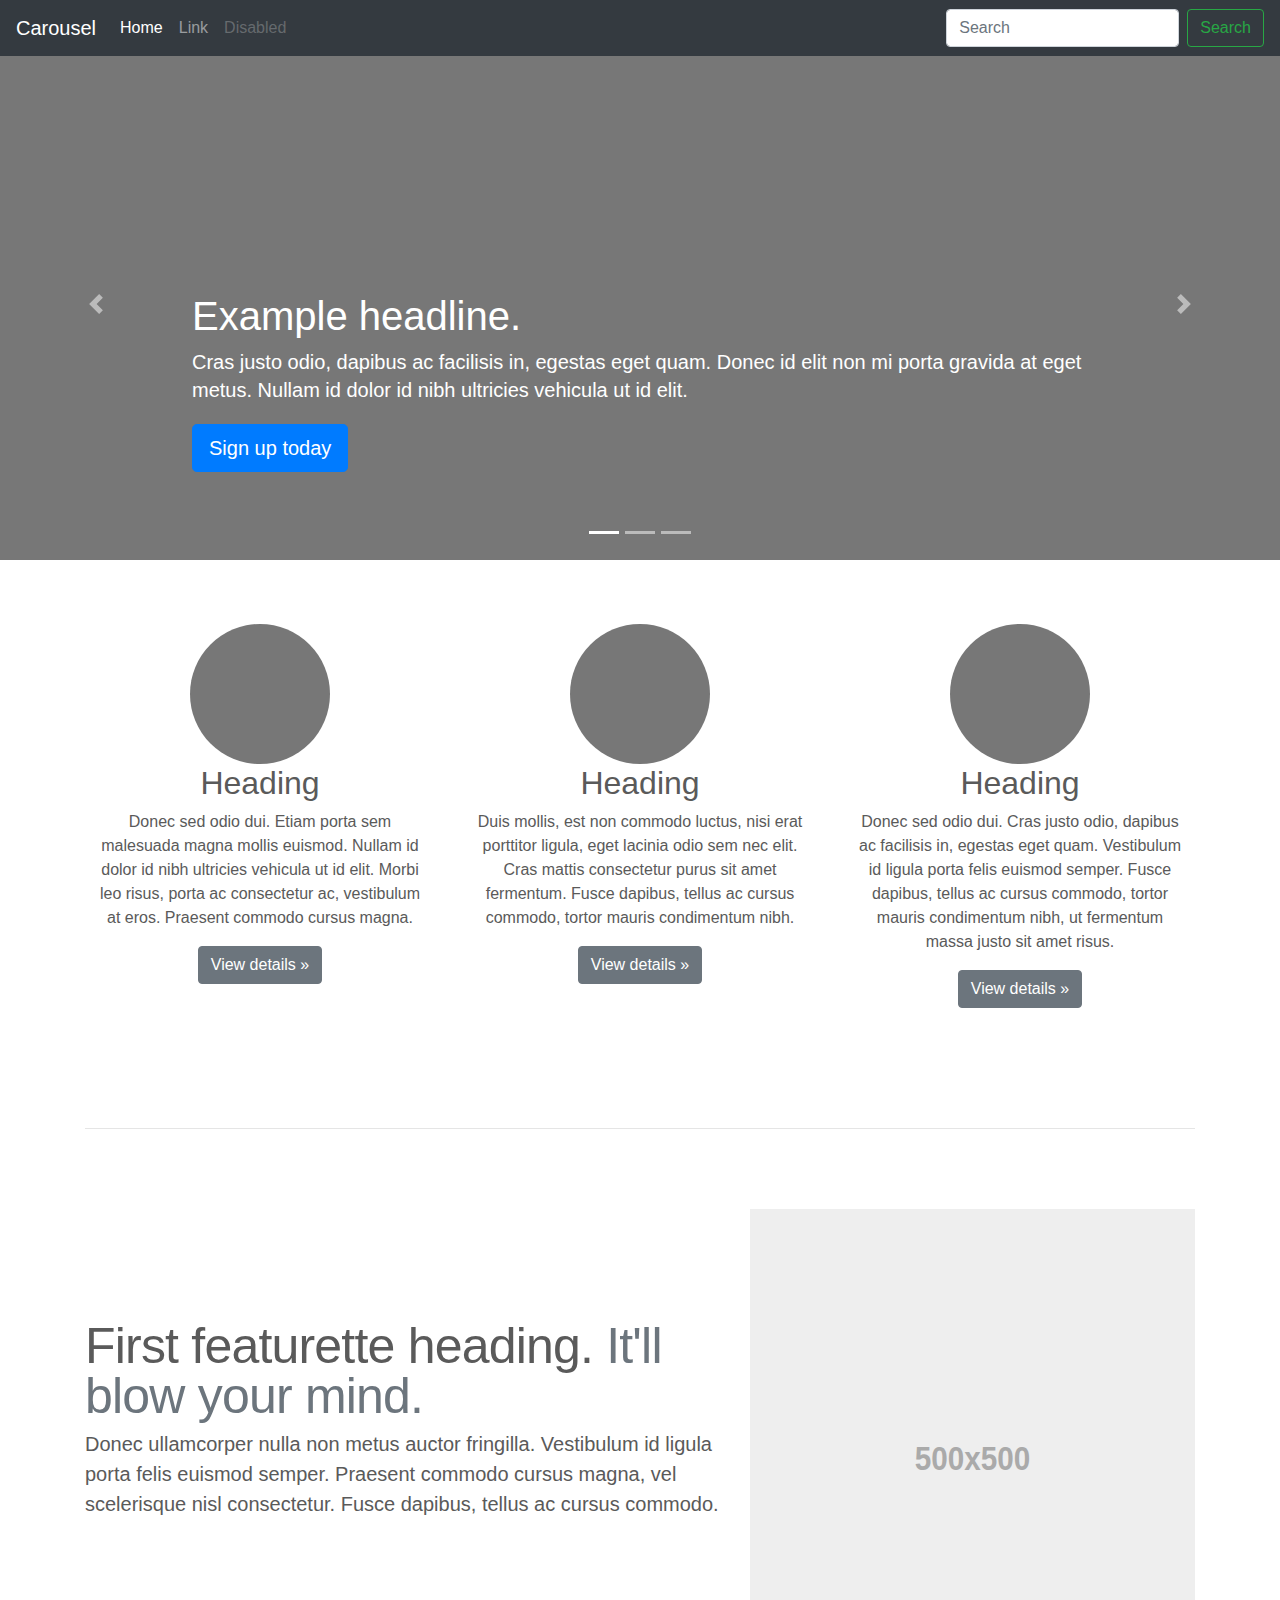
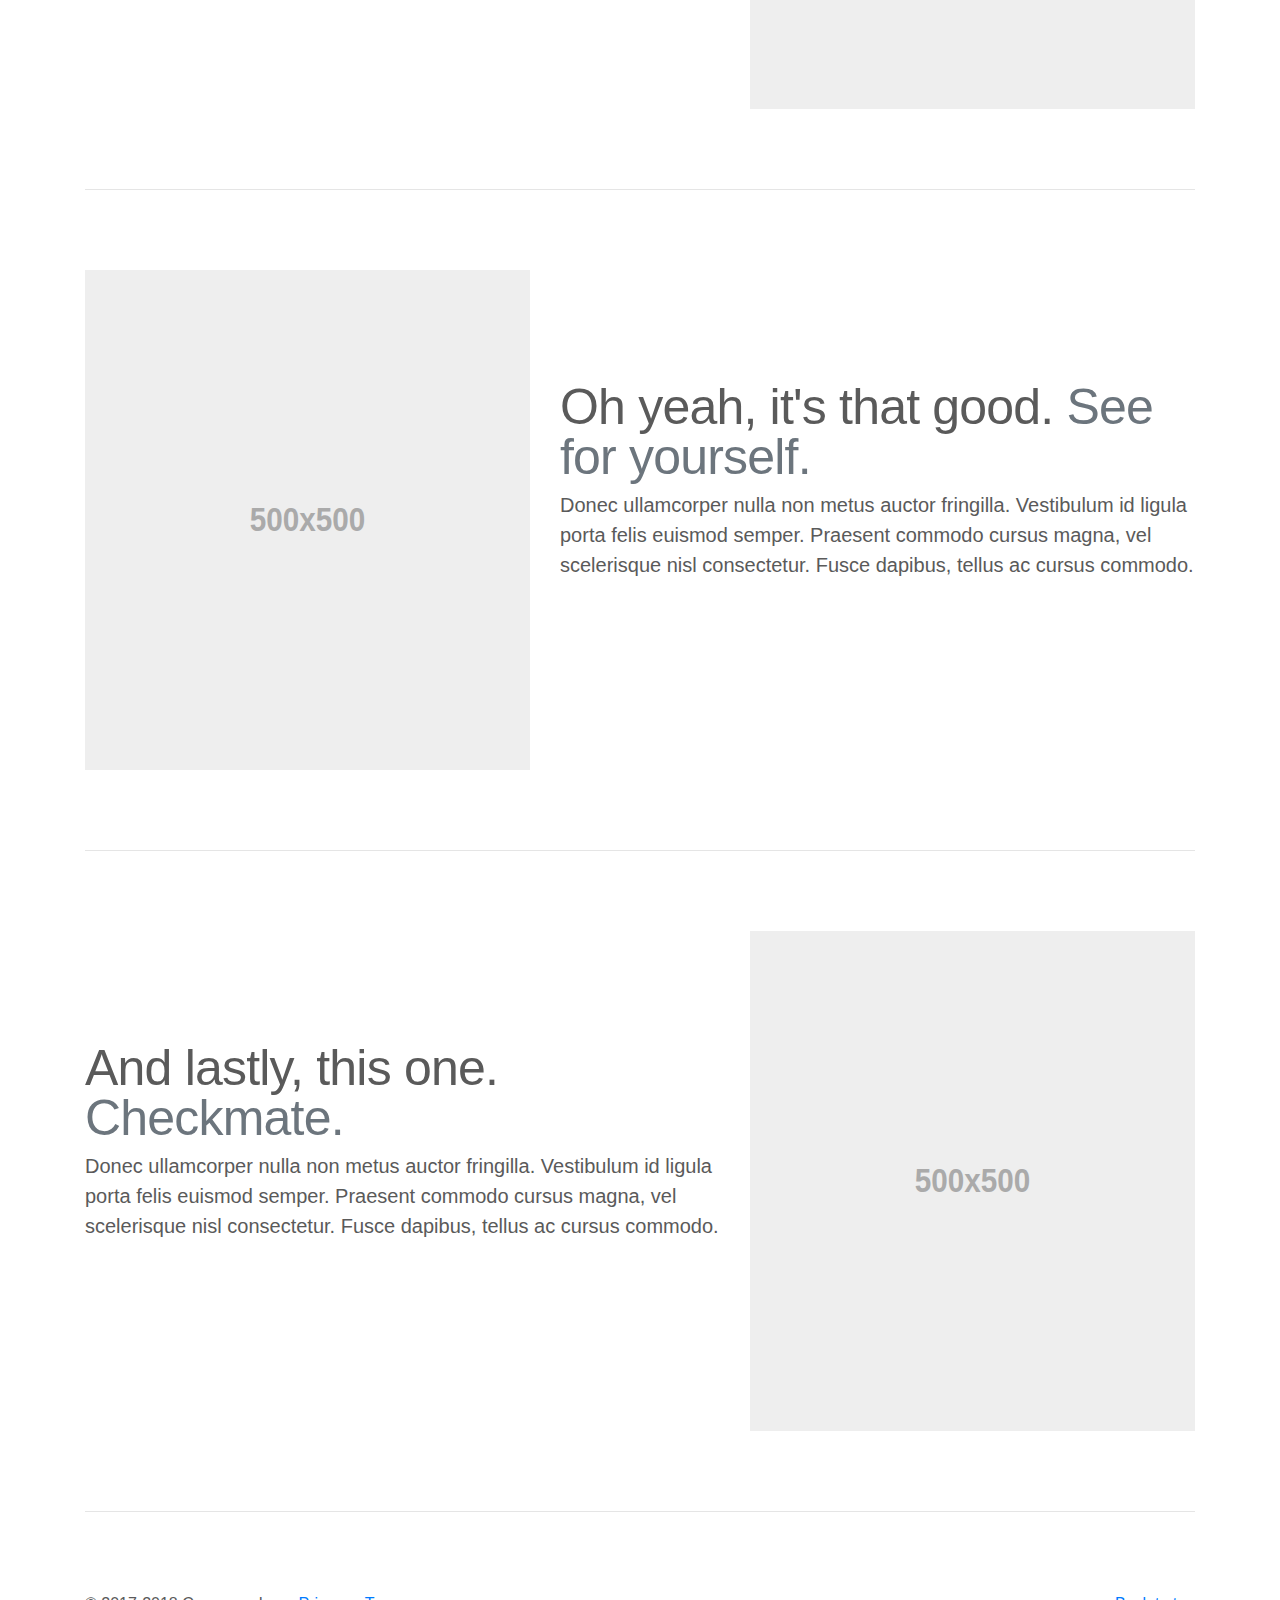
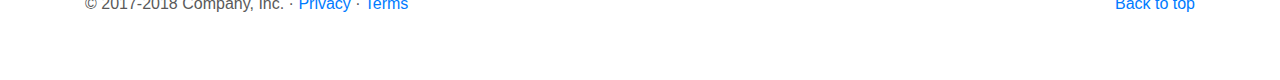
<file: test-options/bootstrap-examples/bootstrap-4.0.0/docs/4.0/examples/carousel/index.html>
<!doctype html>
<html lang="en">
  <head>
    <meta charset="utf-8">
    <meta name="viewport" content="width=device-width, initial-scale=1, shrink-to-fit=no">
    <meta name="description" content="">
    <meta name="author" content="">
    <link rel="icon" href="../../../../favicon.ico">

    <title>Carousel Template for Bootstrap</title>

    <!-- Bootstrap core CSS -->
    <link href="../../../../dist/css/bootstrap.min.css" rel="stylesheet">

    <!-- Custom styles for this template -->
    <link href="carousel.css" rel="stylesheet">
  </head>
  <body>

    <header>
      <nav class="navbar navbar-expand-md navbar-dark fixed-top bg-dark">
        <a class="navbar-brand" href="#">Carousel</a>
        <button class="navbar-toggler" type="button" data-toggle="collapse" data-target="#navbarCollapse" aria-controls="navbarCollapse" aria-expanded="false" aria-label="Toggle navigation">
          <span class="navbar-toggler-icon"></span>
        </button>
        <div class="collapse navbar-collapse" id="navbarCollapse">
          <ul class="navbar-nav mr-auto">
            <li class="nav-item active">
              <a class="nav-link" href="#">Home <span class="sr-only">(current)</span></a>
            </li>
            <li class="nav-item">
              <a class="nav-link" href="#">Link</a>
            </li>
            <li class="nav-item">
              <a class="nav-link disabled" href="#">Disabled</a>
            </li>
          </ul>
          <form class="form-inline mt-2 mt-md-0">
            <input class="form-control mr-sm-2" type="text" placeholder="Search" aria-label="Search">
            <button class="btn btn-outline-success my-2 my-sm-0" type="submit">Search</button>
          </form>
        </div>
      </nav>
    </header>

    <main role="main">

      <div id="myCarousel" class="carousel slide" data-ride="carousel">
        <ol class="carousel-indicators">
          <li data-target="#myCarousel" data-slide-to="0" class="active"></li>
          <li data-target="#myCarousel" data-slide-to="1"></li>
          <li data-target="#myCarousel" data-slide-to="2"></li>
        </ol>
        <div class="carousel-inner">
          <div class="carousel-item active">
            <img class="first-slide" src="[data-uri]" alt="First slide">
            <div class="container">
              <div class="carousel-caption text-left">
                <h1>Example headline.</h1>
                <p>Cras justo odio, dapibus ac facilisis in, egestas eget quam. Donec id elit non mi porta gravida at eget metus. Nullam id dolor id nibh ultricies vehicula ut id elit.</p>
                <p><a class="btn btn-lg btn-primary" href="#" role="button">Sign up today</a></p>
              </div>
            </div>
          </div>
          <div class="carousel-item">
            <img class="second-slide" src="[data-uri]" alt="Second slide">
            <div class="container">
              <div class="carousel-caption">
                <h1>Another example headline.</h1>
                <p>Cras justo odio, dapibus ac facilisis in, egestas eget quam. Donec id elit non mi porta gravida at eget metus. Nullam id dolor id nibh ultricies vehicula ut id elit.</p>
                <p><a class="btn btn-lg btn-primary" href="#" role="button">Learn more</a></p>
              </div>
            </div>
          </div>
          <div class="carousel-item">
            <img class="third-slide" src="[data-uri]" alt="Third slide">
            <div class="container">
              <div class="carousel-caption text-right">
                <h1>One more for good measure.</h1>
                <p>Cras justo odio, dapibus ac facilisis in, egestas eget quam. Donec id elit non mi porta gravida at eget metus. Nullam id dolor id nibh ultricies vehicula ut id elit.</p>
                <p><a class="btn btn-lg btn-primary" href="#" role="button">Browse gallery</a></p>
              </div>
            </div>
          </div>
        </div>
        <a class="carousel-control-prev" href="#myCarousel" role="button" data-slide="prev">
          <span class="carousel-control-prev-icon" aria-hidden="true"></span>
          <span class="sr-only">Previous</span>
        </a>
        <a class="carousel-control-next" href="#myCarousel" role="button" data-slide="next">
          <span class="carousel-control-next-icon" aria-hidden="true"></span>
          <span class="sr-only">Next</span>
        </a>
      </div>


      <!-- Marketing messaging and featurettes
      ================================================== -->
      <!-- Wrap the rest of the page in another container to center all the content. -->

      <div class="container marketing">

        <!-- Three columns of text below the carousel -->
        <div class="row">
          <div class="col-lg-4">
            <img class="rounded-circle" src="[data-uri]" alt="Generic placeholder image" width="140" height="140">
            <h2>Heading</h2>
            <p>Donec sed odio dui. Etiam porta sem malesuada magna mollis euismod. Nullam id dolor id nibh ultricies vehicula ut id elit. Morbi leo risus, porta ac consectetur ac, vestibulum at eros. Praesent commodo cursus magna.</p>
            <p><a class="btn btn-secondary" href="#" role="button">View details &raquo;</a></p>
          </div><!-- /.col-lg-4 -->
          <div class="col-lg-4">
            <img class="rounded-circle" src="[data-uri]" alt="Generic placeholder image" width="140" height="140">
            <h2>Heading</h2>
            <p>Duis mollis, est non commodo luctus, nisi erat porttitor ligula, eget lacinia odio sem nec elit. Cras mattis consectetur purus sit amet fermentum. Fusce dapibus, tellus ac cursus commodo, tortor mauris condimentum nibh.</p>
            <p><a class="btn btn-secondary" href="#" role="button">View details &raquo;</a></p>
          </div><!-- /.col-lg-4 -->
          <div class="col-lg-4">
            <img class="rounded-circle" src="[data-uri]" alt="Generic placeholder image" width="140" height="140">
            <h2>Heading</h2>
            <p>Donec sed odio dui. Cras justo odio, dapibus ac facilisis in, egestas eget quam. Vestibulum id ligula porta felis euismod semper. Fusce dapibus, tellus ac cursus commodo, tortor mauris condimentum nibh, ut fermentum massa justo sit amet risus.</p>
            <p><a class="btn btn-secondary" href="#" role="button">View details &raquo;</a></p>
          </div><!-- /.col-lg-4 -->
        </div><!-- /.row -->


        <!-- START THE FEATURETTES -->

        <hr class="featurette-divider">

        <div class="row featurette">
          <div class="col-md-7">
            <h2 class="featurette-heading">First featurette heading. <span class="text-muted">It'll blow your mind.</span></h2>
            <p class="lead">Donec ullamcorper nulla non metus auctor fringilla. Vestibulum id ligula porta felis euismod semper. Praesent commodo cursus magna, vel scelerisque nisl consectetur. Fusce dapibus, tellus ac cursus commodo.</p>
          </div>
          <div class="col-md-5">
            <img class="featurette-image img-fluid mx-auto" data-src="holder.js/500x500/auto" alt="Generic placeholder image">
          </div>
        </div>

        <hr class="featurette-divider">

        <div class="row featurette">
          <div class="col-md-7 order-md-2">
            <h2 class="featurette-heading">Oh yeah, it's that good. <span class="text-muted">See for yourself.</span></h2>
            <p class="lead">Donec ullamcorper nulla non metus auctor fringilla. Vestibulum id ligula porta felis euismod semper. Praesent commodo cursus magna, vel scelerisque nisl consectetur. Fusce dapibus, tellus ac cursus commodo.</p>
          </div>
          <div class="col-md-5 order-md-1">
            <img class="featurette-image img-fluid mx-auto" data-src="holder.js/500x500/auto" alt="Generic placeholder image">
          </div>
        </div>

        <hr class="featurette-divider">

        <div class="row featurette">
          <div class="col-md-7">
            <h2 class="featurette-heading">And lastly, this one. <span class="text-muted">Checkmate.</span></h2>
            <p class="lead">Donec ullamcorper nulla non metus auctor fringilla. Vestibulum id ligula porta felis euismod semper. Praesent commodo cursus magna, vel scelerisque nisl consectetur. Fusce dapibus, tellus ac cursus commodo.</p>
          </div>
          <div class="col-md-5">
            <img class="featurette-image img-fluid mx-auto" data-src="holder.js/500x500/auto" alt="Generic placeholder image">
          </div>
        </div>

        <hr class="featurette-divider">

        <!-- /END THE FEATURETTES -->

      </div><!-- /.container -->


      <!-- FOOTER -->
      <footer class="container">
        <p class="float-right"><a href="#">Back to top</a></p>
        <p>&copy; 2017-2018 Company, Inc. &middot; <a href="#">Privacy</a> &middot; <a href="#">Terms</a></p>
      </footer>
    </main>

    <!-- Bootstrap core JavaScript
    ================================================== -->
    <!-- Placed at the end of the document so the pages load faster -->
    <script src="https://code.jquery.com/jquery-3.2.1.slim.min.js" integrity="sha384-KJ3o2DKtIkvYIK3UENzmM7KCkRr/rE9/Qpg6aAZGJwFDMVNA/GpGFF93hXpG5KkN" crossorigin="anonymous"></script>
    <script>window.jQuery || document.write('<script src="../../../../assets/js/vendor/jquery-slim.min.js"><\/script>')</script>
    <script src="../../../../assets/js/vendor/popper.min.js"></script>
    <script src="../../../../dist/js/bootstrap.min.js"></script>
    <!-- Just to make our placeholder images work. Don't actually copy the next line! -->
    <script src="../../../../assets/js/vendor/holder.min.js"></script>
  </body>
</html>
</file>
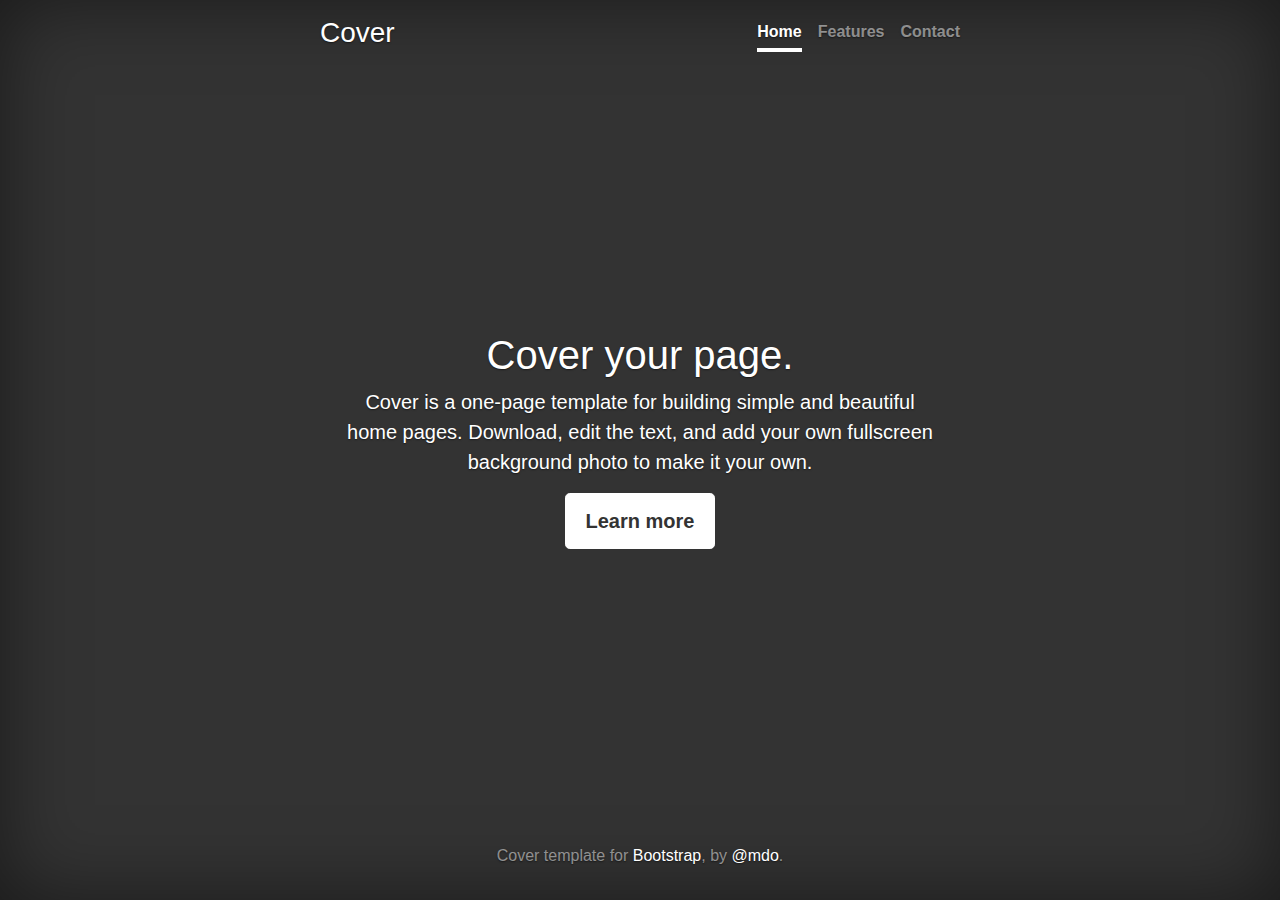
<file: test-options/bootstrap-examples/bootstrap-4.0.0/docs/4.0/examples/cover/index.html>
<!doctype html>
<html lang="en">
  <head>
    <meta charset="utf-8">
    <meta name="viewport" content="width=device-width, initial-scale=1, shrink-to-fit=no">
    <meta name="description" content="">
    <meta name="author" content="">
    <link rel="icon" href="../../../../favicon.ico">

    <title>Cover Template for Bootstrap</title>

    <!-- Bootstrap core CSS -->
    <link href="../../../../dist/css/bootstrap.min.css" rel="stylesheet">

    <!-- Custom styles for this template -->
    <link href="cover.css" rel="stylesheet">
  </head>

  <body class="text-center">

    <div class="cover-container d-flex h-100 p-3 mx-auto flex-column">
      <header class="masthead mb-auto">
        <div class="inner">
          <h3 class="masthead-brand">Cover</h3>
          <nav class="nav nav-masthead justify-content-center">
            <a class="nav-link active" href="#">Home</a>
            <a class="nav-link" href="#">Features</a>
            <a class="nav-link" href="#">Contact</a>
          </nav>
        </div>
      </header>

      <main role="main" class="inner cover">
        <h1 class="cover-heading">Cover your page.</h1>
        <p class="lead">Cover is a one-page template for building simple and beautiful home pages. Download, edit the text, and add your own fullscreen background photo to make it your own.</p>
        <p class="lead">
          <a href="#" class="btn btn-lg btn-secondary">Learn more</a>
        </p>
      </main>

      <footer class="mastfoot mt-auto">
        <div class="inner">
          <p>Cover template for <a href="https://getbootstrap.com/">Bootstrap</a>, by <a href="https://twitter.com/mdo">@mdo</a>.</p>
        </div>
      </footer>
    </div>


    <!-- Bootstrap core JavaScript
    ================================================== -->
    <!-- Placed at the end of the document so the pages load faster -->
    <script src="https://code.jquery.com/jquery-3.2.1.slim.min.js" integrity="sha384-KJ3o2DKtIkvYIK3UENzmM7KCkRr/rE9/Qpg6aAZGJwFDMVNA/GpGFF93hXpG5KkN" crossorigin="anonymous"></script>
    <script>window.jQuery || document.write('<script src="../../../../assets/js/vendor/jquery-slim.min.js"><\/script>')</script>
    <script src="../../../../assets/js/vendor/popper.min.js"></script>
    <script src="../../../../dist/js/bootstrap.min.js"></script>
  </body>
</html>
</file>
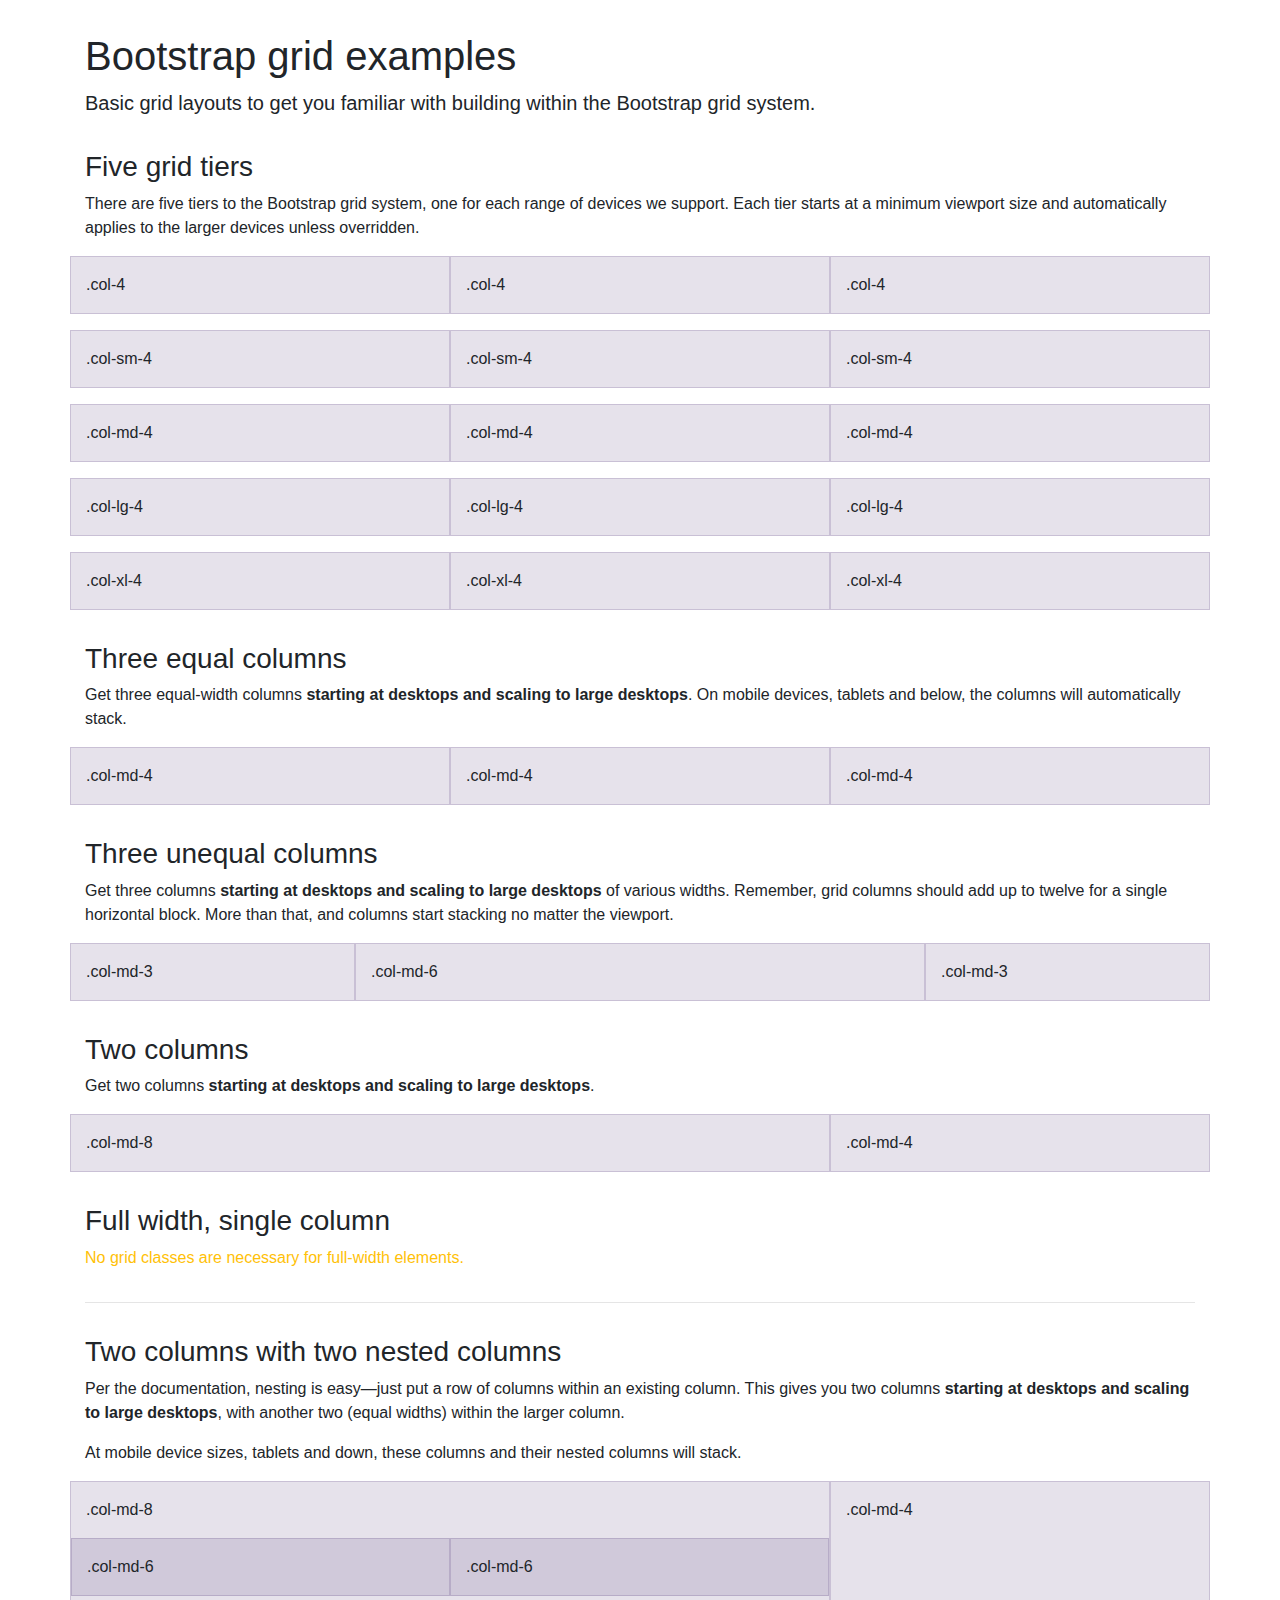
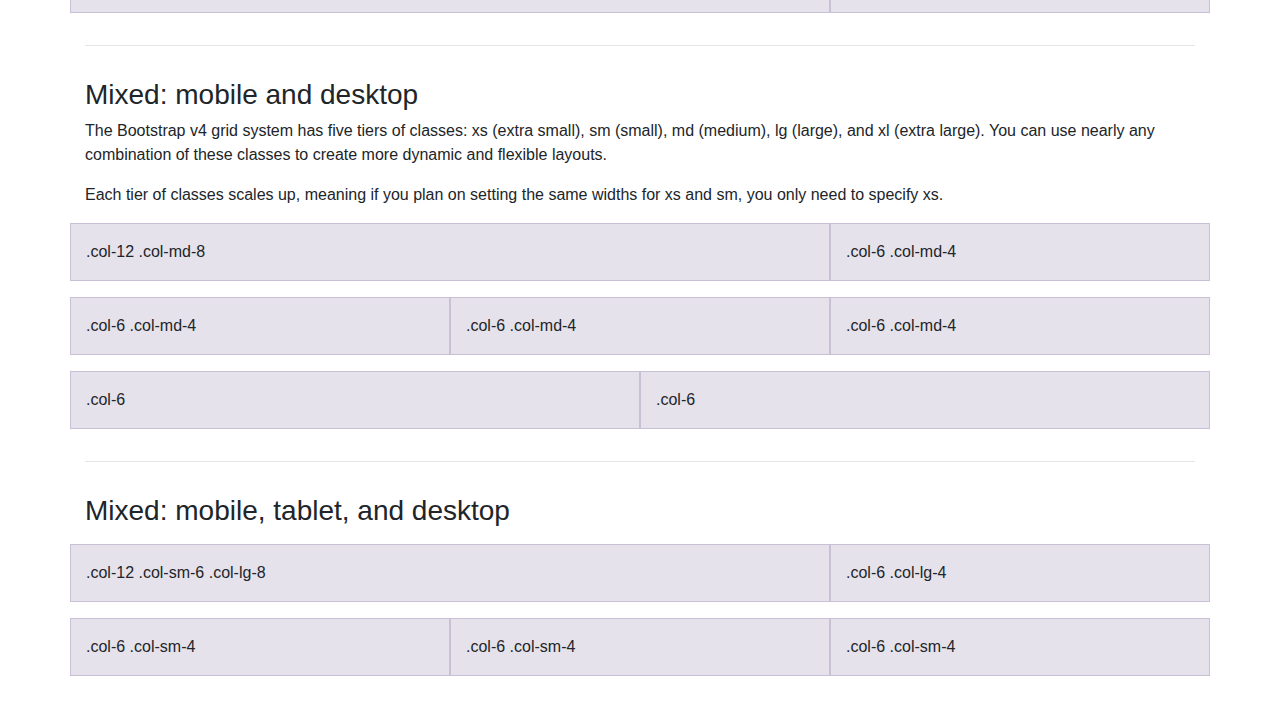
<file: test-options/bootstrap-examples/bootstrap-4.0.0/docs/4.0/examples/grid/index.html>
<!doctype html>
<html lang="en">
  <head>
    <meta charset="utf-8">
    <meta name="viewport" content="width=device-width, initial-scale=1, shrink-to-fit=no">
    <meta name="description" content="">
    <meta name="author" content="">
    <link rel="icon" href="../../../../favicon.ico">

    <title>Grid Template for Bootstrap</title>

    <!-- Bootstrap core CSS -->
    <link href="../../../../dist/css/bootstrap.min.css" rel="stylesheet">

    <!-- Custom styles for this template -->
    <link href="grid.css" rel="stylesheet">
  </head>

  <body>
    <div class="container">

      <h1>Bootstrap grid examples</h1>
      <p class="lead">Basic grid layouts to get you familiar with building within the Bootstrap grid system.</p>

      <h3>Five grid tiers</h3>
      <p>There are five tiers to the Bootstrap grid system, one for each range of devices we support. Each tier starts at a minimum viewport size and automatically applies to the larger devices unless overridden.</p>

      <div class="row">
        <div class="col-4">.col-4</div>
        <div class="col-4">.col-4</div>
        <div class="col-4">.col-4</div>
      </div>

      <div class="row">
        <div class="col-sm-4">.col-sm-4</div>
        <div class="col-sm-4">.col-sm-4</div>
        <div class="col-sm-4">.col-sm-4</div>
      </div>

      <div class="row">
        <div class="col-md-4">.col-md-4</div>
        <div class="col-md-4">.col-md-4</div>
        <div class="col-md-4">.col-md-4</div>
      </div>

      <div class="row">
        <div class="col-lg-4">.col-lg-4</div>
        <div class="col-lg-4">.col-lg-4</div>
        <div class="col-lg-4">.col-lg-4</div>
      </div>

      <div class="row">
        <div class="col-xl-4">.col-xl-4</div>
        <div class="col-xl-4">.col-xl-4</div>
        <div class="col-xl-4">.col-xl-4</div>
      </div>

      <h3>Three equal columns</h3>
      <p>Get three equal-width columns <strong>starting at desktops and scaling to large desktops</strong>. On mobile devices, tablets and below, the columns will automatically stack.</p>
      <div class="row">
        <div class="col-md-4">.col-md-4</div>
        <div class="col-md-4">.col-md-4</div>
        <div class="col-md-4">.col-md-4</div>
      </div>

      <h3>Three unequal columns</h3>
      <p>Get three columns <strong>starting at desktops and scaling to large desktops</strong> of various widths. Remember, grid columns should add up to twelve for a single horizontal block. More than that, and columns start stacking no matter the viewport.</p>
      <div class="row">
        <div class="col-md-3">.col-md-3</div>
        <div class="col-md-6">.col-md-6</div>
        <div class="col-md-3">.col-md-3</div>
      </div>

      <h3>Two columns</h3>
      <p>Get two columns <strong>starting at desktops and scaling to large desktops</strong>.</p>
      <div class="row">
        <div class="col-md-8">.col-md-8</div>
        <div class="col-md-4">.col-md-4</div>
      </div>

      <h3>Full width, single column</h3>
      <p class="text-warning">No grid classes are necessary for full-width elements.</p>

      <hr>

      <h3>Two columns with two nested columns</h3>
      <p>Per the documentation, nesting is easy—just put a row of columns within an existing column. This gives you two columns <strong>starting at desktops and scaling to large desktops</strong>, with another two (equal widths) within the larger column.</p>
      <p>At mobile device sizes, tablets and down, these columns and their nested columns will stack.</p>
      <div class="row">
        <div class="col-md-8">
          .col-md-8
          <div class="row">
            <div class="col-md-6">.col-md-6</div>
            <div class="col-md-6">.col-md-6</div>
          </div>
        </div>
        <div class="col-md-4">.col-md-4</div>
      </div>

      <hr>

      <h3>Mixed: mobile and desktop</h3>
      <p>The Bootstrap v4 grid system has five tiers of classes: xs (extra small), sm (small), md (medium), lg (large), and xl (extra large). You can use nearly any combination of these classes to create more dynamic and flexible layouts.</p>
      <p>Each tier of classes scales up, meaning if you plan on setting the same widths for xs and sm, you only need to specify xs.</p>
      <div class="row">
        <div class="col-12 col-md-8">.col-12 .col-md-8</div>
        <div class="col-6 col-md-4">.col-6 .col-md-4</div>
      </div>
      <div class="row">
        <div class="col-6 col-md-4">.col-6 .col-md-4</div>
        <div class="col-6 col-md-4">.col-6 .col-md-4</div>
        <div class="col-6 col-md-4">.col-6 .col-md-4</div>
      </div>
      <div class="row">
        <div class="col-6">.col-6</div>
        <div class="col-6">.col-6</div>
      </div>

      <hr>

      <h3>Mixed: mobile, tablet, and desktop</h3>
      <p></p>
      <div class="row">
        <div class="col-12 col-sm-6 col-lg-8">.col-12 .col-sm-6 .col-lg-8</div>
        <div class="col-6 col-lg-4">.col-6 .col-lg-4</div>
      </div>
      <div class="row">
        <div class="col-6 col-sm-4">.col-6 .col-sm-4</div>
        <div class="col-6 col-sm-4">.col-6 .col-sm-4</div>
        <div class="col-6 col-sm-4">.col-6 .col-sm-4</div>
      </div>

    </div> <!-- /container -->
  </body>
</html>
</file>
<file: test-options/bootstrap-examples/bootstrap-4.0.0/docs/4.0/examples/album/album.css>
:root {
  --jumbotron-padding-y: 3rem;
}

.jumbotron {
  padding-top: var(--jumbotron-padding-y);
  padding-bottom: var(--jumbotron-padding-y);
  margin-bottom: 0;
  background-color: #fff;
}
@media (min-width: 768px) {
  .jumbotron {
    padding-top: calc(var(--jumbotron-padding-y) * 2);
    padding-bottom: calc(var(--jumbotron-padding-y) * 2);
  }
}

.jumbotron p:last-child {
  margin-bottom: 0;
}

.jumbotron-heading {
  font-weight: 300;
}

.jumbotron .container {
  max-width: 40rem;
}

footer {
  padding-top: 3rem;
  padding-bottom: 3rem;
}

footer p {
  margin-bottom: .25rem;
}

.box-shadow { box-shadow: 0 .25rem .75rem rgba(0, 0, 0, .05); }
</file>
<file: test-options/bootstrap-examples/bootstrap-4.0.0/docs/4.0/examples/blog/blog.css>
/* stylelint-disable selector-list-comma-newline-after */

.blog-header {
  line-height: 1;
  border-bottom: 1px solid #e5e5e5;
}

.blog-header-logo {
  font-family: "Playfair Display", Georgia, "Times New Roman", serif;
  font-size: 2.25rem;
}

.blog-header-logo:hover {
  text-decoration: none;
}

h1, h2, h3, h4, h5, h6 {
  font-family: "Playfair Display", Georgia, "Times New Roman", serif;
}

.display-4 {
  font-size: 2.5rem;
}
@media (min-width: 768px) {
  .display-4 {
    font-size: 3rem;
  }
}

.nav-scroller {
  position: relative;
  z-index: 2;
  height: 2.75rem;
  overflow-y: hidden;
}

.nav-scroller .nav {
  display: -webkit-box;
  display: -ms-flexbox;
  display: flex;
  -ms-flex-wrap: nowrap;
  flex-wrap: nowrap;
  padding-bottom: 1rem;
  margin-top: -1px;
  overflow-x: auto;
  text-align: center;
  white-space: nowrap;
  -webkit-overflow-scrolling: touch;
}

.nav-scroller .nav-link {
  padding-top: .75rem;
  padding-bottom: .75rem;
  font-size: .875rem;
}

.card-img-right {
  height: 100%;
  border-radius: 0 3px 3px 0;
}

.flex-auto {
  -ms-flex: 0 0 auto;
  -webkit-box-flex: 0;
  flex: 0 0 auto;
}

.h-250 { height: 250px; }
@media (min-width: 768px) {
  .h-md-250 { height: 250px; }
}

.border-top { border-top: 1px solid #e5e5e5; }
.border-bottom { border-bottom: 1px solid #e5e5e5; }

.box-shadow { box-shadow: 0 .25rem .75rem rgba(0, 0, 0, .05); }

/*
 * Blog name and description
 */
.blog-title {
  margin-bottom: 0;
  font-size: 2rem;
  font-weight: 400;
}
.blog-description {
  font-size: 1.1rem;
  color: #999;
}

@media (min-width: 40em) {
  .blog-title {
    font-size: 3.5rem;
  }
}

/* Pagination */
.blog-pagination {
  margin-bottom: 4rem;
}
.blog-pagination > .btn {
  border-radius: 2rem;
}

/*
 * Blog posts
 */
.blog-post {
  margin-bottom: 4rem;
}
.blog-post-title {
  margin-bottom: .25rem;
  font-size: 2.5rem;
}
.blog-post-meta {
  margin-bottom: 1.25rem;
  color: #999;
}

/*
 * Footer
 */
.blog-footer {
  padding: 2.5rem 0;
  color: #999;
  text-align: center;
  background-color: #f9f9f9;
  border-top: .05rem solid #e5e5e5;
}
.blog-footer p:last-child {
  margin-bottom: 0;
}
</file>
<file: test-options/bootstrap-examples/bootstrap-4.0.0/docs/4.0/examples/carousel/carousel.css>
/* GLOBAL STYLES
-------------------------------------------------- */
/* Padding below the footer and lighter body text */

body {
  padding-top: 3rem;
  padding-bottom: 3rem;
  color: #5a5a5a;
}


/* CUSTOMIZE THE CAROUSEL
-------------------------------------------------- */

/* Carousel base class */
.carousel {
  margin-bottom: 4rem;
}
/* Since positioning the image, we need to help out the caption */
.carousel-caption {
  bottom: 3rem;
  z-index: 10;
}

/* Declare heights because of positioning of img element */
.carousel-item {
  height: 32rem;
  background-color: #777;
}
.carousel-item > img {
  position: absolute;
  top: 0;
  left: 0;
  min-width: 100%;
  height: 32rem;
}


/* MARKETING CONTENT
-------------------------------------------------- */

/* Center align the text within the three columns below the carousel */
.marketing .col-lg-4 {
  margin-bottom: 1.5rem;
  text-align: center;
}
.marketing h2 {
  font-weight: 400;
}
.marketing .col-lg-4 p {
  margin-right: .75rem;
  margin-left: .75rem;
}


/* Featurettes
------------------------- */

.featurette-divider {
  margin: 5rem 0; /* Space out the Bootstrap <hr> more */
}

/* Thin out the marketing headings */
.featurette-heading {
  font-weight: 300;
  line-height: 1;
  letter-spacing: -.05rem;
}


/* RESPONSIVE CSS
-------------------------------------------------- */

@media (min-width: 40em) {
  /* Bump up size of carousel content */
  .carousel-caption p {
    margin-bottom: 1.25rem;
    font-size: 1.25rem;
    line-height: 1.4;
  }

  .featurette-heading {
    font-size: 50px;
  }
}

@media (min-width: 62em) {
  .featurette-heading {
    margin-top: 7rem;
  }
}
</file>
<file: test-options/bootstrap-examples/bootstrap-4.0.0/docs/4.0/examples/cover/cover.css>
/*
 * Globals
 */

/* Links */
a,
a:focus,
a:hover {
  color: #fff;
}

/* Custom default button */
.btn-secondary,
.btn-secondary:hover,
.btn-secondary:focus {
  color: #333;
  text-shadow: none; /* Prevent inheritance from `body` */
  background-color: #fff;
  border: .05rem solid #fff;
}


/*
 * Base structure
 */

html,
body {
  height: 100%;
  background-color: #333;
}

body {
  display: -ms-flexbox;
  display: -webkit-box;
  display: flex;
  -ms-flex-pack: center;
  -webkit-box-pack: center;
  justify-content: center;
  color: #fff;
  text-shadow: 0 .05rem .1rem rgba(0, 0, 0, .5);
  box-shadow: inset 0 0 5rem rgba(0, 0, 0, .5);
}

.cover-container {
  max-width: 42em;
}


/*
 * Header
 */
.masthead {
  margin-bottom: 2rem;
}

.masthead-brand {
  margin-bottom: 0;
}

.nav-masthead .nav-link {
  padding: .25rem 0;
  font-weight: 700;
  color: rgba(255, 255, 255, .5);
  background-color: transparent;
  border-bottom: .25rem solid transparent;
}

.nav-masthead .nav-link:hover,
.nav-masthead .nav-link:focus {
  border-bottom-color: rgba(255, 255, 255, .25);
}

.nav-masthead .nav-link + .nav-link {
  margin-left: 1rem;
}

.nav-masthead .active {
  color: #fff;
  border-bottom-color: #fff;
}

@media (min-width: 48em) {
  .masthead-brand {
    float: left;
  }
  .nav-masthead {
    float: right;
  }
}


/*
 * Cover
 */
.cover {
  padding: 0 1.5rem;
}
.cover .btn-lg {
  padding: .75rem 1.25rem;
  font-weight: 700;
}


/*
 * Footer
 */
.mastfoot {
  color: rgba(255, 255, 255, .5);
}
</file>
<file: test-options/bootstrap-examples/bootstrap-4.0.0/docs/4.0/examples/grid/grid.css>
body {
  padding-top: 2rem;
  padding-bottom: 2rem;
}

h3 {
  margin-top: 2rem;
}

.row {
  margin-bottom: 1rem;
}
.row .row {
  margin-top: 1rem;
  margin-bottom: 0;
}
[class*="col-"] {
  padding-top: 1rem;
  padding-bottom: 1rem;
  background-color: rgba(86, 61, 124, .15);
  border: 1px solid rgba(86, 61, 124, .2);
}

hr {
  margin-top: 2rem;
  margin-bottom: 2rem;
}
</file>
<file: test-options/bootstrap-examples/bootstrap-4.0.0/js/tests/vendor/qunit.css>
/*!
 * QUnit 2.4.1
 * https://qunitjs.com/
 *
 * Copyright jQuery Foundation and other contributors
 * Released under the MIT license
 * https://jquery.org/license
 *
 * Date: 2017-10-22T05:12Z
 */

/** Font Family and Sizes */

#qunit-tests, #qunit-header, #qunit-banner, #qunit-testrunner-toolbar, #qunit-filteredTest, #qunit-userAgent, #qunit-testresult {
	font-family: "Helvetica Neue Light", "HelveticaNeue-Light", "Helvetica Neue", Calibri, Helvetica, Arial, sans-serif;
}

#qunit-testrunner-toolbar, #qunit-filteredTest, #qunit-userAgent, #qunit-testresult, #qunit-tests li { font-size: small; }
#qunit-tests { font-size: smaller; }


/** Resets */

#qunit-tests, #qunit-header, #qunit-banner, #qunit-filteredTest, #qunit-userAgent, #qunit-testresult, #qunit-modulefilter {
	margin: 0;
	padding: 0;
}


/** Header (excluding toolbar) */

#qunit-header {
	padding: 0.5em 0 0.5em 1em;

	color: #8699A4;
	background-color: #0D3349;

	font-size: 1.5em;
	line-height: 1em;
	font-weight: 400;

	border-radius: 5px 5px 0 0;
}

#qunit-header a {
	text-decoration: none;
	color: #C2CCD1;
}

#qunit-header a:hover,
#qunit-header a:focus {
	color: #FFF;
}

#qunit-banner {
	height: 5px;
}

#qunit-filteredTest {
	padding: 0.5em 1em 0.5em 1em;
	color: #366097;
	background-color: #F4FF77;
}

#qunit-userAgent {
	padding: 0.5em 1em 0.5em 1em;
	color: #FFF;
	background-color: #2B81AF;
	text-shadow: rgba(0, 0, 0, 0.5) 2px 2px 1px;
}


/** Toolbar */

#qunit-testrunner-toolbar {
	padding: 0.5em 1em 0.5em 1em;
	color: #5E740B;
	background-color: #EEE;
}

#qunit-testrunner-toolbar .clearfix {
	height: 0;
	clear: both;
}

#qunit-testrunner-toolbar label {
	display: inline-block;
}

#qunit-testrunner-toolbar input[type=checkbox],
#qunit-testrunner-toolbar input[type=radio] {
	margin: 3px;
	vertical-align: -2px;
}

#qunit-testrunner-toolbar input[type=text] {
	box-sizing: border-box;
	height: 1.6em;
}

.qunit-url-config,
.qunit-filter,
#qunit-modulefilter {
	display: inline-block;
	line-height: 2.1em;
}

.qunit-filter,
#qunit-modulefilter {
	float: right;
	position: relative;
	margin-left: 1em;
}

.qunit-url-config label {
	margin-right: 0.5em;
}

#qunit-modulefilter-search {
	box-sizing: border-box;
	width: 400px;
}

#qunit-modulefilter-search-container:after {
	position: absolute;
	right: 0.3em;
	content: "\25bc";
	color: black;
}

#qunit-modulefilter-dropdown {
	/* align with #qunit-modulefilter-search */
	box-sizing: border-box;
	width: 400px;
	position: absolute;
	right: 0;
	top: 50%;
	margin-top: 0.8em;

	border: 1px solid #D3D3D3;
	border-top: none;
	border-radius: 0 0 .25em .25em;
	color: #000;
	background-color: #F5F5F5;
	z-index: 99;
}

#qunit-modulefilter-dropdown a {
	color: inherit;
	text-decoration: none;
}

#qunit-modulefilter-dropdown .clickable.checked {
	font-weight: bold;
	color: #000;
	background-color: #D2E0E6;
}

#qunit-modulefilter-dropdown .clickable:hover {
	color: #FFF;
	background-color: #0D3349;
}

#qunit-modulefilter-actions {
	display: block;
	overflow: auto;

	/* align with #qunit-modulefilter-dropdown-list */
	font: smaller/1.5em sans-serif;
}

#qunit-modulefilter-dropdown #qunit-modulefilter-actions > * {
	box-sizing: border-box;
	max-height: 2.8em;
	display: block;
	padding: 0.4em;
}

#qunit-modulefilter-dropdown #qunit-modulefilter-actions > button {
	float: right;
	font: inherit;
}

#qunit-modulefilter-dropdown #qunit-modulefilter-actions > :last-child {
	/* insert padding to align with checkbox margins */
	padding-left: 3px;
}

#qunit-modulefilter-dropdown-list {
	max-height: 200px;
	overflow-y: auto;
	margin: 0;
	border-top: 2px groove threedhighlight;
	padding: 0.4em 0 0;
	font: smaller/1.5em sans-serif;
}

#qunit-modulefilter-dropdown-list li {
	white-space: nowrap;
	overflow: hidden;
	text-overflow: ellipsis;
}

#qunit-modulefilter-dropdown-list .clickable {
	display: block;
	padding-left: 0.15em;
}


/** Tests: Pass/Fail */

#qunit-tests {
	list-style-position: inside;
}

#qunit-tests li {
	padding: 0.4em 1em 0.4em 1em;
	border-bottom: 1px solid #FFF;
	list-style-position: inside;
}

#qunit-tests > li {
	display: none;
}

#qunit-tests li.running,
#qunit-tests li.pass,
#qunit-tests li.fail,
#qunit-tests li.skipped,
#qunit-tests li.aborted {
	display: list-item;
}

#qunit-tests.hidepass {
	position: relative;
}

#qunit-tests.hidepass li.running,
#qunit-tests.hidepass li.pass:not(.todo) {
	visibility: hidden;
	position: absolute;
	width:   0;
	height:  0;
	padding: 0;
	border:  0;
	margin:  0;
}

#qunit-tests li strong {
	cursor: pointer;
}

#qunit-tests li.skipped strong {
	cursor: default;
}

#qunit-tests li a {
	padding: 0.5em;
	color: #C2CCD1;
	text-decoration: none;
}

#qunit-tests li p a {
	padding: 0.25em;
	color: #6B6464;
}
#qunit-tests li a:hover,
#qunit-tests li a:focus {
	color: #000;
}

#qunit-tests li .runtime {
	float: right;
	font-size: smaller;
}

.qunit-assert-list {
	margin-top: 0.5em;
	padding: 0.5em;

	background-color: #FFF;

	border-radius: 5px;
}

.qunit-source {
	margin: 0.6em 0 0.3em;
}

.qunit-collapsed {
	display: none;
}

#qunit-tests table {
	border-collapse: collapse;
	margin-top: 0.2em;
}

#qunit-tests th {
	text-align: right;
	vertical-align: top;
	padding: 0 0.5em 0 0;
}

#qunit-tests td {
	vertical-align: top;
}

#qunit-tests pre {
	margin: 0;
	white-space: pre-wrap;
	word-wrap: break-word;
}

#qunit-tests del {
	color: #374E0C;
	background-color: #E0F2BE;
	text-decoration: none;
}

#qunit-tests ins {
	color: #500;
	background-color: #FFCACA;
	text-decoration: none;
}

/*** Test Counts */

#qunit-tests b.counts                       { color: #000; }
#qunit-tests b.passed                       { color: #5E740B; }
#qunit-tests b.failed                       { color: #710909; }

#qunit-tests li li {
	padding: 5px;
	background-color: #FFF;
	border-bottom: none;
	list-style-position: inside;
}

/*** Passing Styles */

#qunit-tests li li.pass {
	color: #3C510C;
	background-color: #FFF;
	border-left: 10px solid #C6E746;
}

#qunit-tests .pass                          { color: #528CE0; background-color: #D2E0E6; }
#qunit-tests .pass .test-name               { color: #366097; }

#qunit-tests .pass .test-actual,
#qunit-tests .pass .test-expected           { color: #999; }

#qunit-banner.qunit-pass                    { background-color: #C6E746; }

/*** Failing Styles */

#qunit-tests li li.fail {
	color: #710909;
	background-color: #FFF;
	border-left: 10px solid #EE5757;
	white-space: pre;
}

#qunit-tests > li:last-child {
	border-radius: 0 0 5px 5px;
}

#qunit-tests .fail                          { color: #000; background-color: #EE5757; }
#qunit-tests .fail .test-name,
#qunit-tests .fail .module-name             { color: #000; }

#qunit-tests .fail .test-actual             { color: #EE5757; }
#qunit-tests .fail .test-expected           { color: #008000; }

#qunit-banner.qunit-fail                    { background-color: #EE5757; }


/*** Aborted tests */
#qunit-tests .aborted { color: #000; background-color: orange; }
/*** Skipped tests */

#qunit-tests .skipped {
	background-color: #EBECE9;
}

#qunit-tests .qunit-todo-label,
#qunit-tests .qunit-skipped-label {
	background-color: #F4FF77;
	display: inline-block;
	font-style: normal;
	color: #366097;
	line-height: 1.8em;
	padding: 0 0.5em;
	margin: -0.4em 0.4em -0.4em 0;
}

#qunit-tests .qunit-todo-label {
	background-color: #EEE;
}

/** Result */

#qunit-testresult {
	color: #2B81AF;
	background-color: #D2E0E6;

	border-bottom: 1px solid #FFF;
}
#qunit-testresult .clearfix {
	height: 0;
	clear: both;
}
#qunit-testresult .module-name {
	font-weight: 700;
}
#qunit-testresult-display {
	padding: 0.5em 1em 0.5em 1em;
	width: 85%;
	float:left;
}
#qunit-testresult-controls {
	padding: 0.5em 1em 0.5em 1em;
  width: 10%;
	float:left;
}

/** Fixture */

#qunit-fixture {
	position: absolute;
	top: -10000px;
	left: -10000px;
	width: 1000px;
	height: 1000px;
}
</file>
